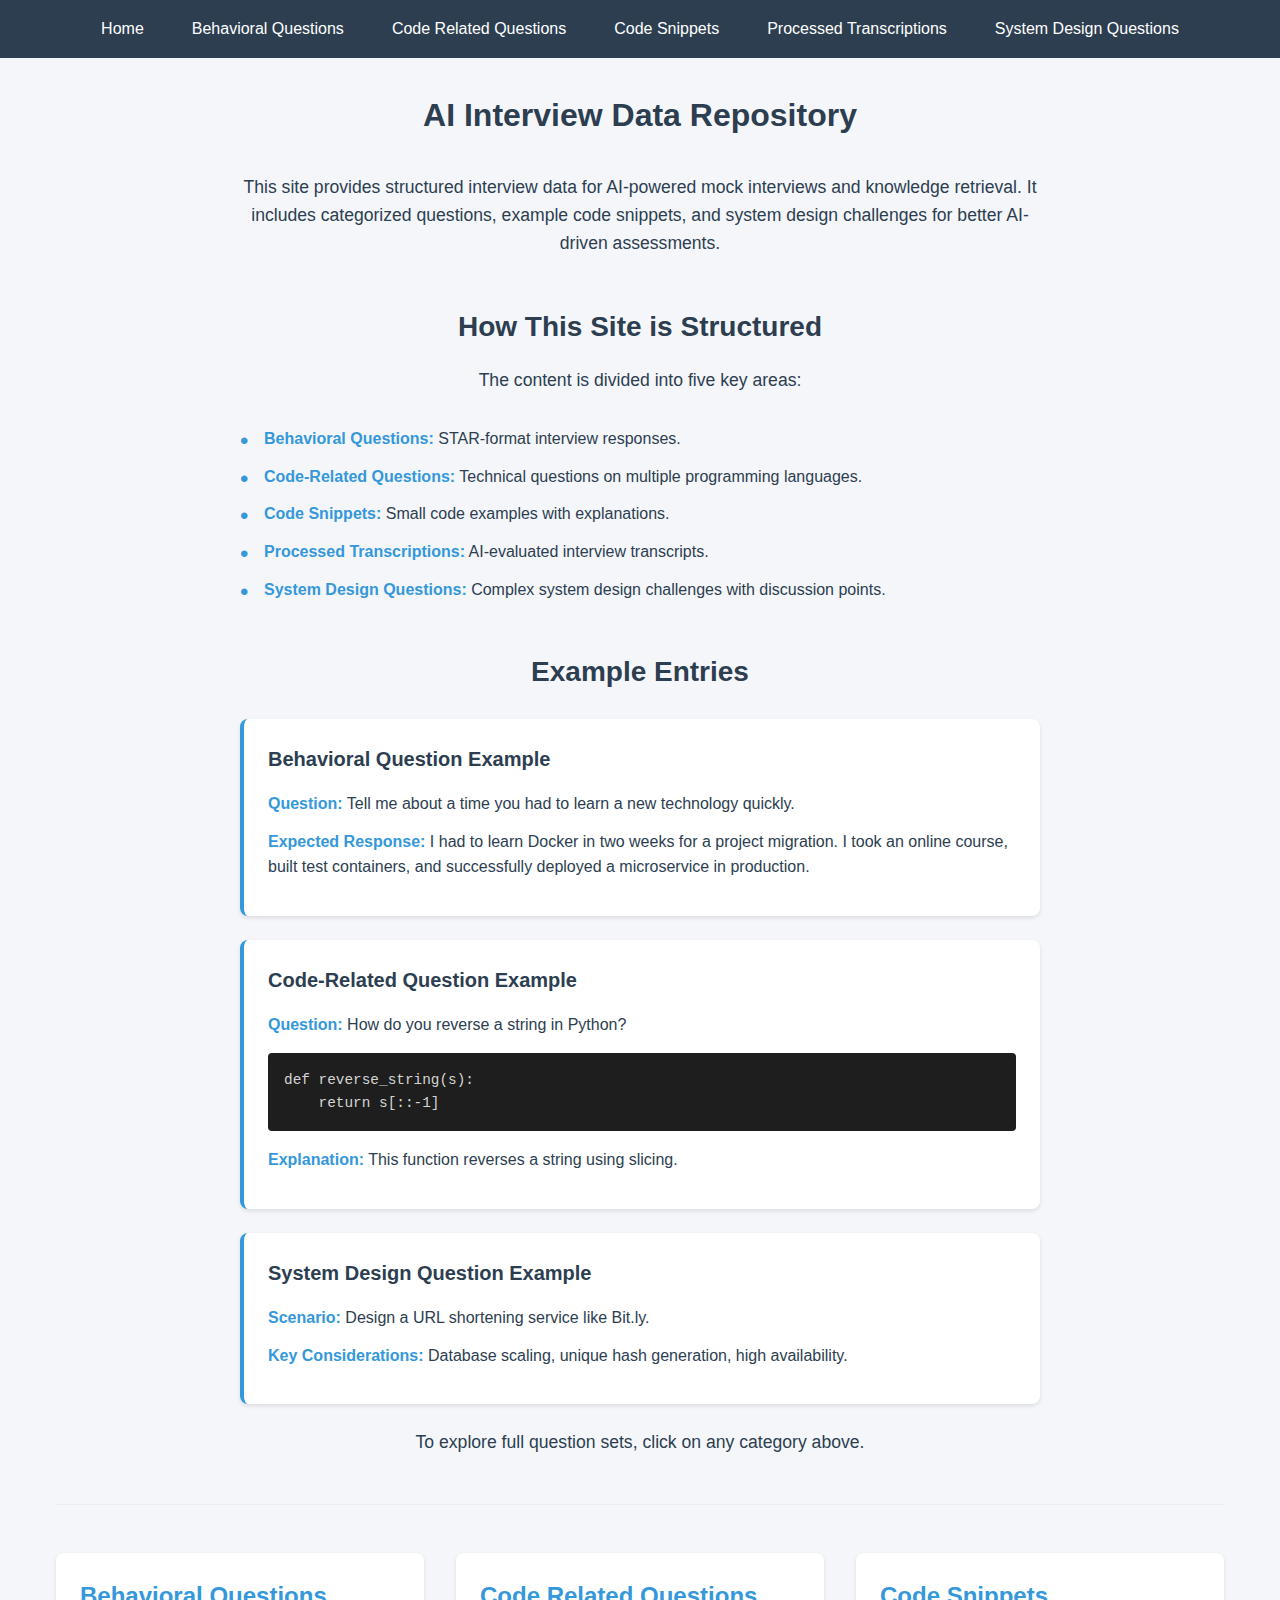
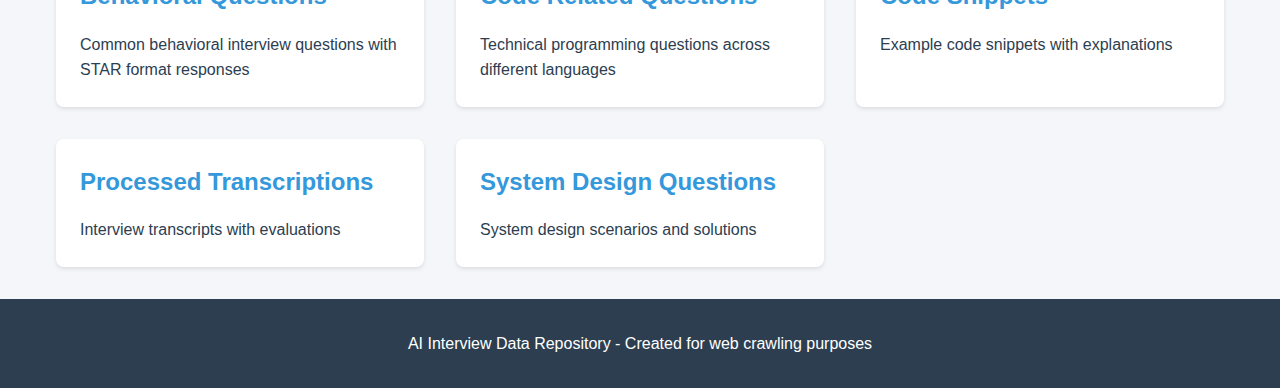
<file: index.html>
<!DOCTYPE html>
<html lang="en">
<head>
    <meta charset="UTF-8">
    <meta name="viewport" content="width=device-width, initial-scale=1.0">
    <title>AI Interview Data</title>
    <link rel="stylesheet" href="styles.css">
</head>
<body>
    <nav>
        <ul>
            <li><a href="index.html">Home</a></li>
            <li><a href="behavioral.html">Behavioral Questions</a></li>
            <li><a href="code-related.html">Code Related Questions</a></li>
            <li><a href="code-snippets.html">Code Snippets</a></li>
            <li><a href="transcriptions.html">Processed Transcriptions</a></li>
            <li><a href="system-design.html">System Design Questions</a></li>
        </ul>
    </nav>

    <main>
        <h1>AI Interview Data Repository</h1>
    <p>This site provides structured interview data for AI-powered mock interviews and knowledge retrieval. It includes categorized questions, example code snippets, and system design challenges for better AI-driven assessments.</p>

    <h2>How This Site is Structured</h2>
    <p>The content is divided into five key areas:</p>

    <ul>
        <li><strong>Behavioral Questions:</strong> STAR-format interview responses.</li>
        <li><strong>Code-Related Questions:</strong> Technical questions on multiple programming languages.</li>
        <li><strong>Code Snippets:</strong> Small code examples with explanations.</li>
        <li><strong>Processed Transcriptions:</strong> AI-evaluated interview transcripts.</li>
        <li><strong>System Design Questions:</strong> Complex system design challenges with discussion points.</li>
    </ul>

    <h2>Example Entries</h2>
    <section class="example">
        <h3>Behavioral Question Example</h3>
        <p><strong>Question:</strong> Tell me about a time you had to learn a new technology quickly.</p>
        <p><strong>Expected Response:</strong> I had to learn Docker in two weeks for a project migration. I took an online course, built test containers, and successfully deployed a microservice in production.</p>
    </section>

    <section class="example">
        <h3>Code-Related Question Example</h3>
        <p><strong>Question:</strong> How do you reverse a string in Python?</p>
        <pre><code>def reverse_string(s):
    return s[::-1]</code></pre>
        <p><strong>Explanation:</strong> This function reverses a string using slicing.</p>
    </section>

    <section class="example">
        <h3>System Design Question Example</h3>
        <p><strong>Scenario:</strong> Design a URL shortening service like Bit.ly.</p>
        <p><strong>Key Considerations:</strong> Database scaling, unique hash generation, high availability.</p>
    </section>

    <p>To explore full question sets, click on any category above.</p>
        <div class="card-container">
            <a href="behavioral.html" class="card">
                <h2>Behavioral Questions</h2>
                <p>Common behavioral interview questions with STAR format responses</p>
            </a>
            
            <a href="code-related.html" class="card">
                <h2>Code Related Questions</h2>
                <p>Technical programming questions across different languages</p>
            </a>
            
            <a href="code-snippets.html" class="card">
                <h2>Code Snippets</h2>
                <p>Example code snippets with explanations</p>
            </a>
            
            <a href="transcriptions.html" class="card">
                <h2>Processed Transcriptions</h2>
                <p>Interview transcripts with evaluations</p>
            </a>
            
            <a href="system-design.html" class="card">
                <h2>System Design Questions</h2>
                <p>System design scenarios and solutions</p>
            </a>
        </div>
    </main>

    <footer>
        <p>AI Interview Data Repository - Created for web crawling purposes</p>
    </footer>
</body>
</html>
</file>
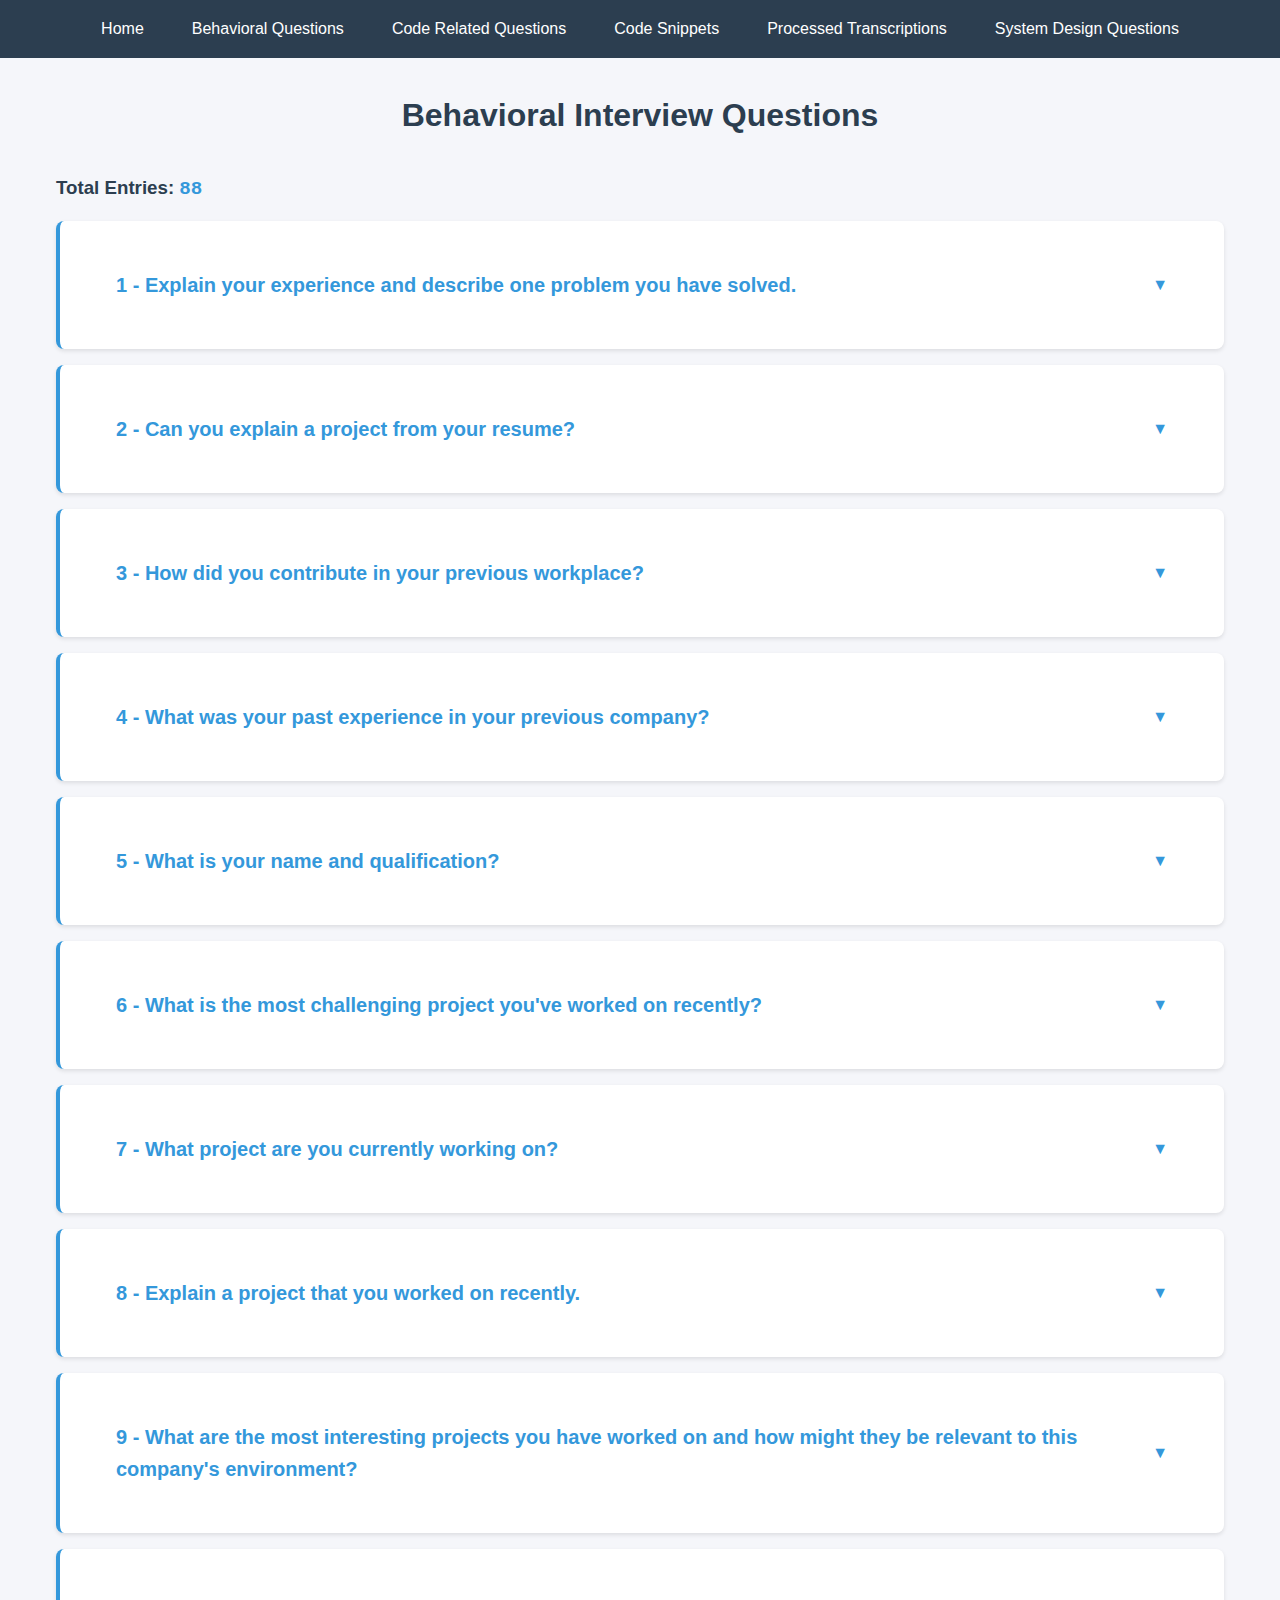
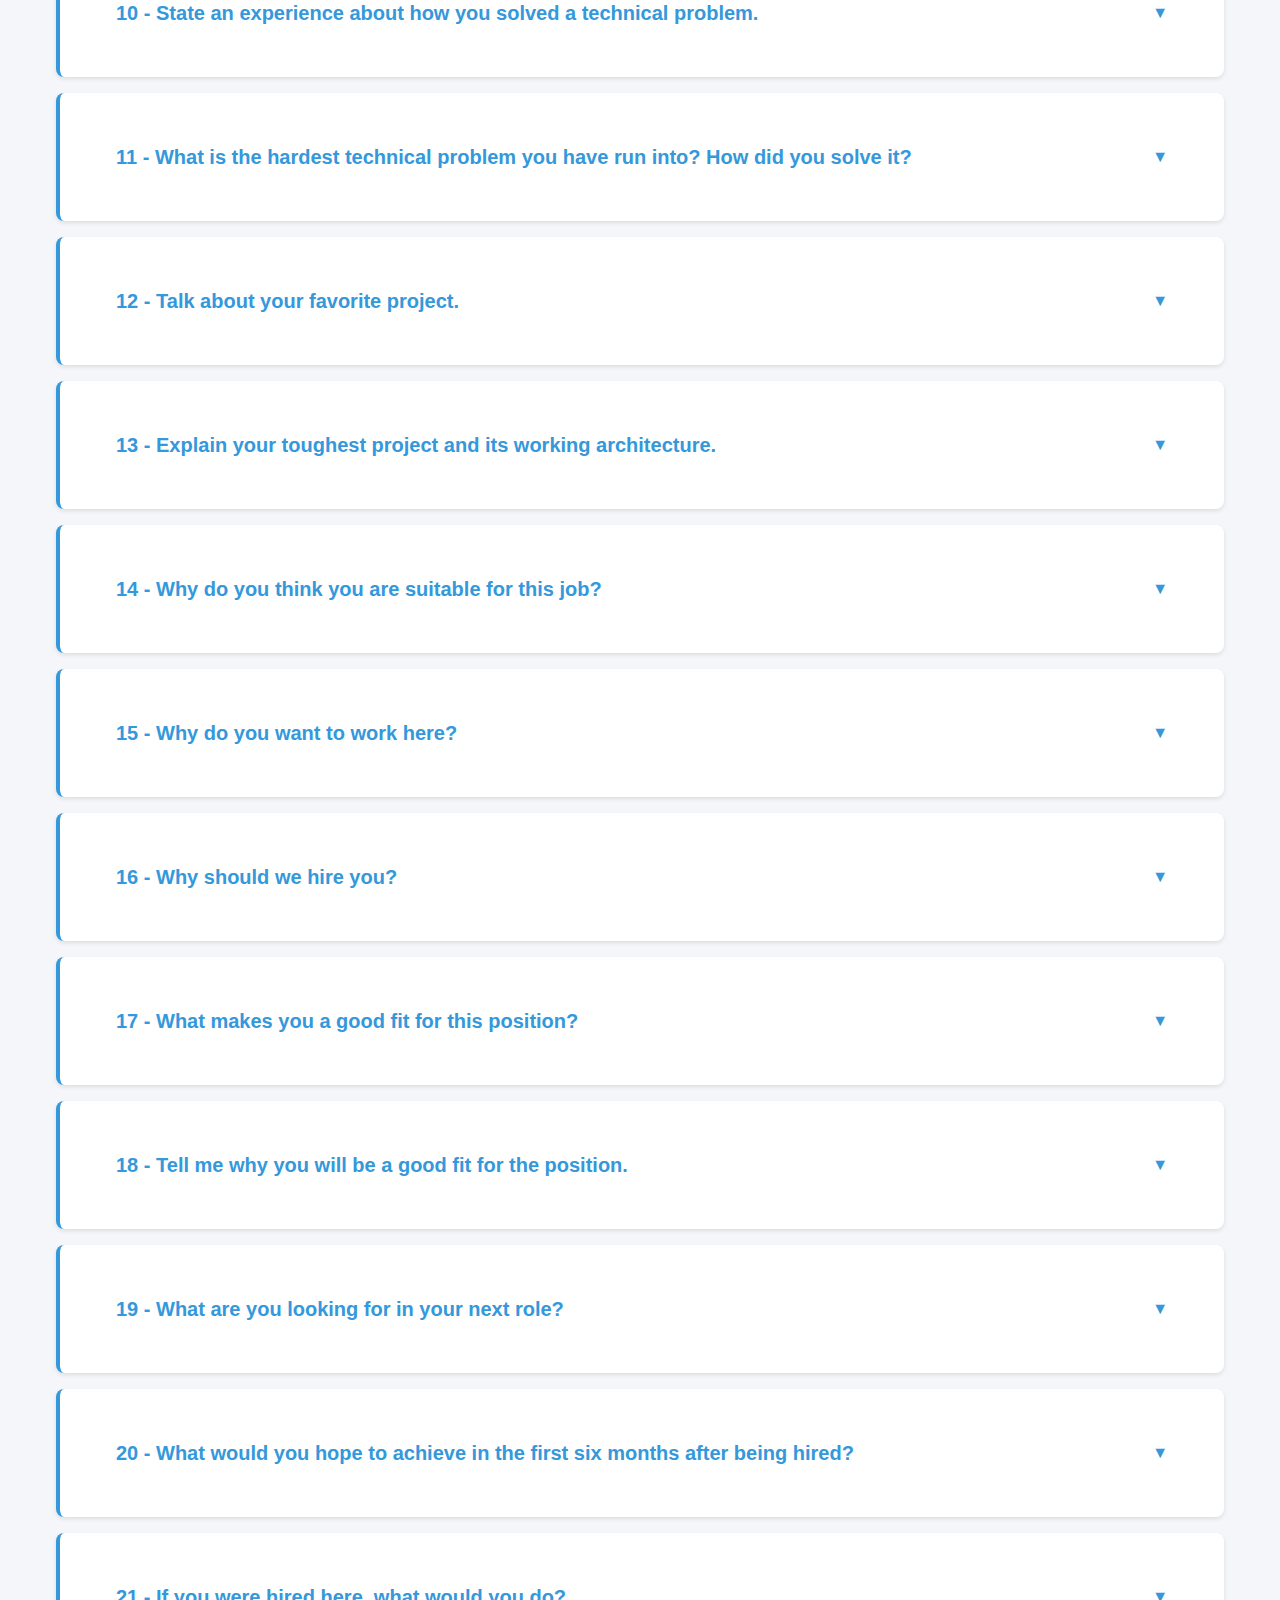
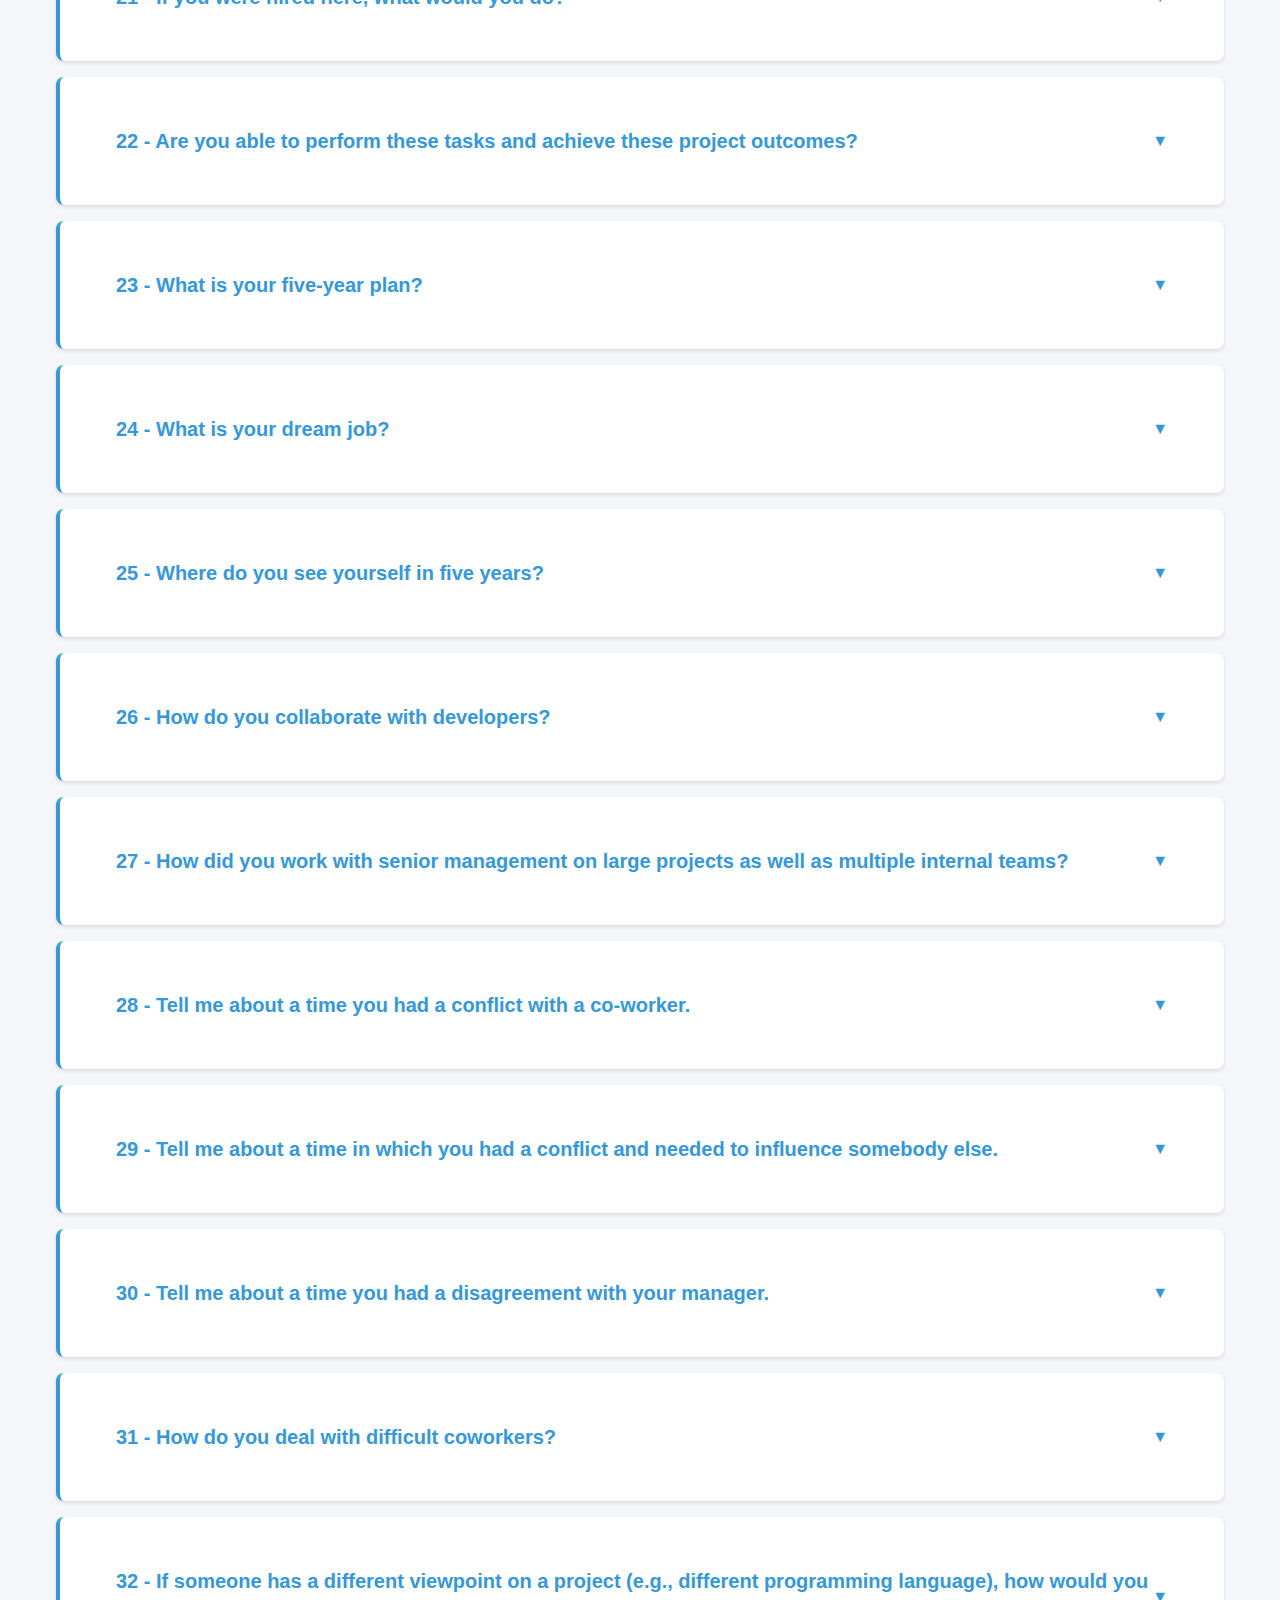
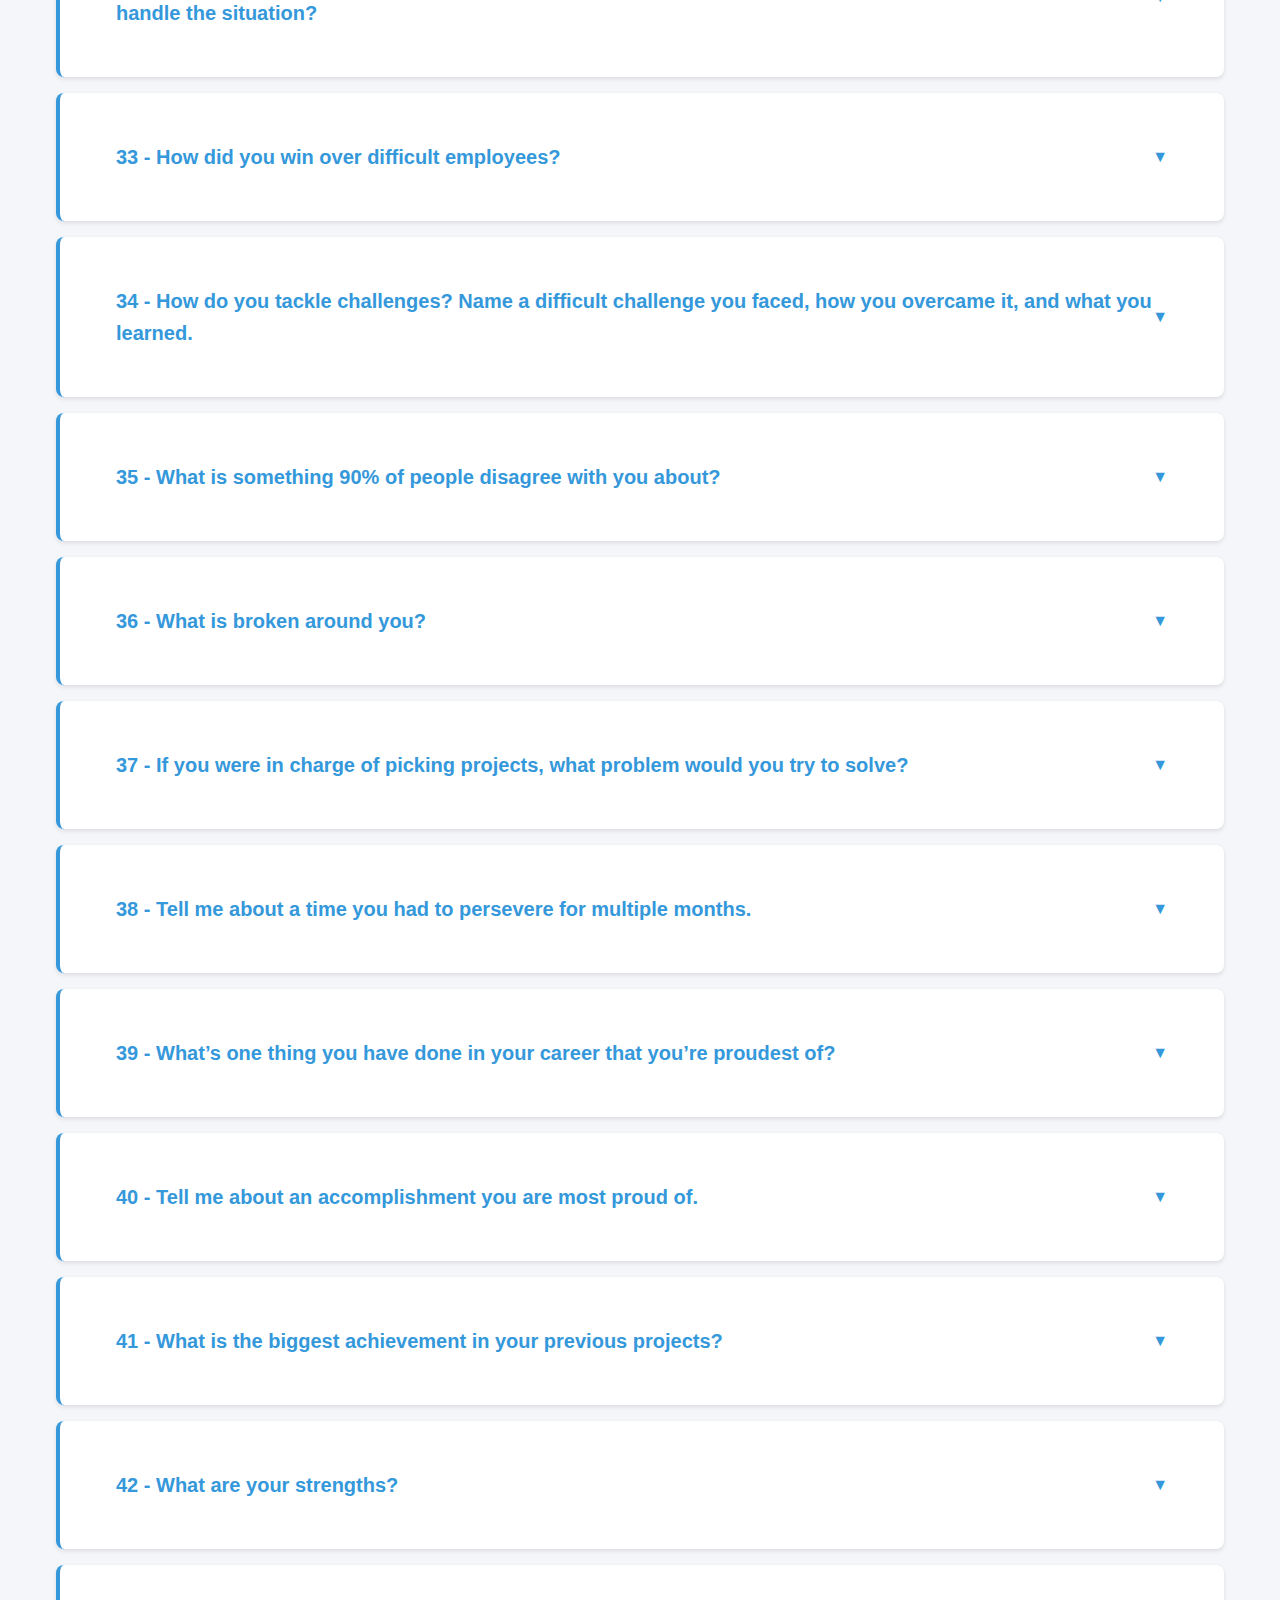
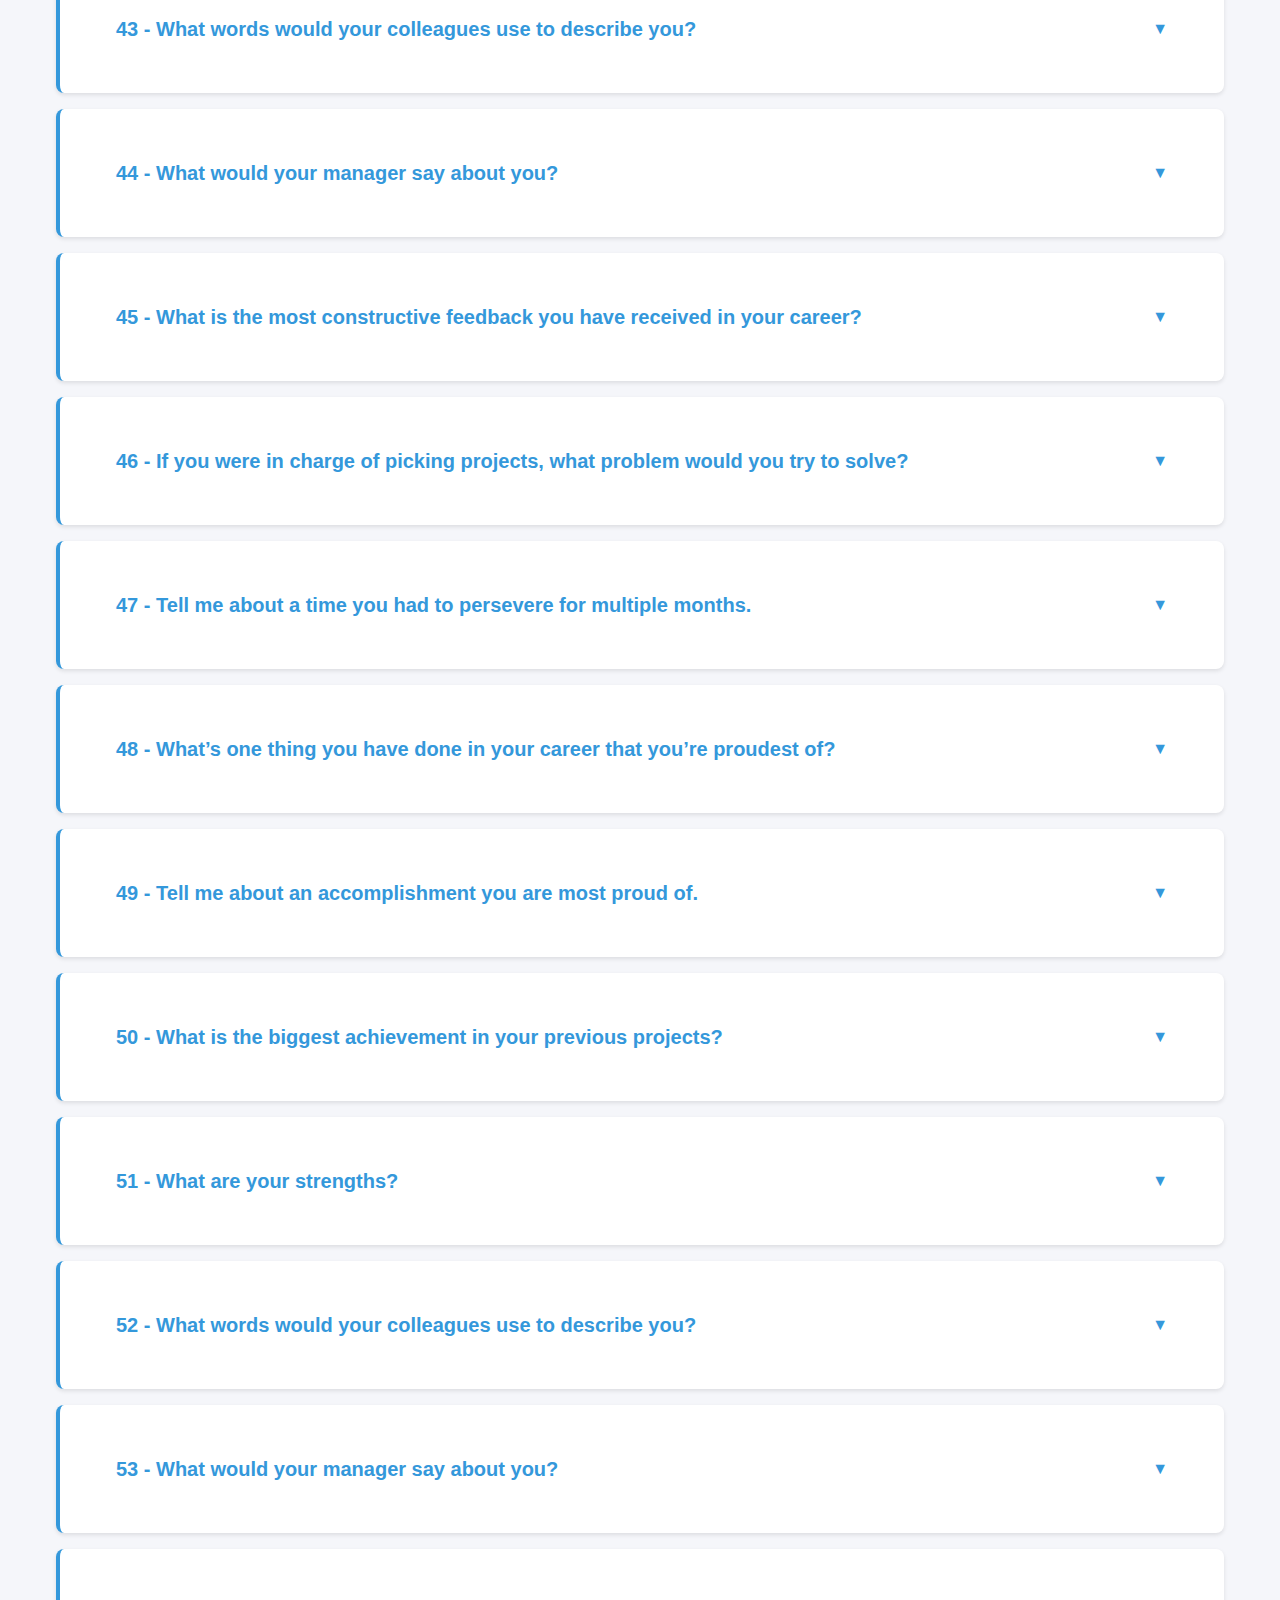
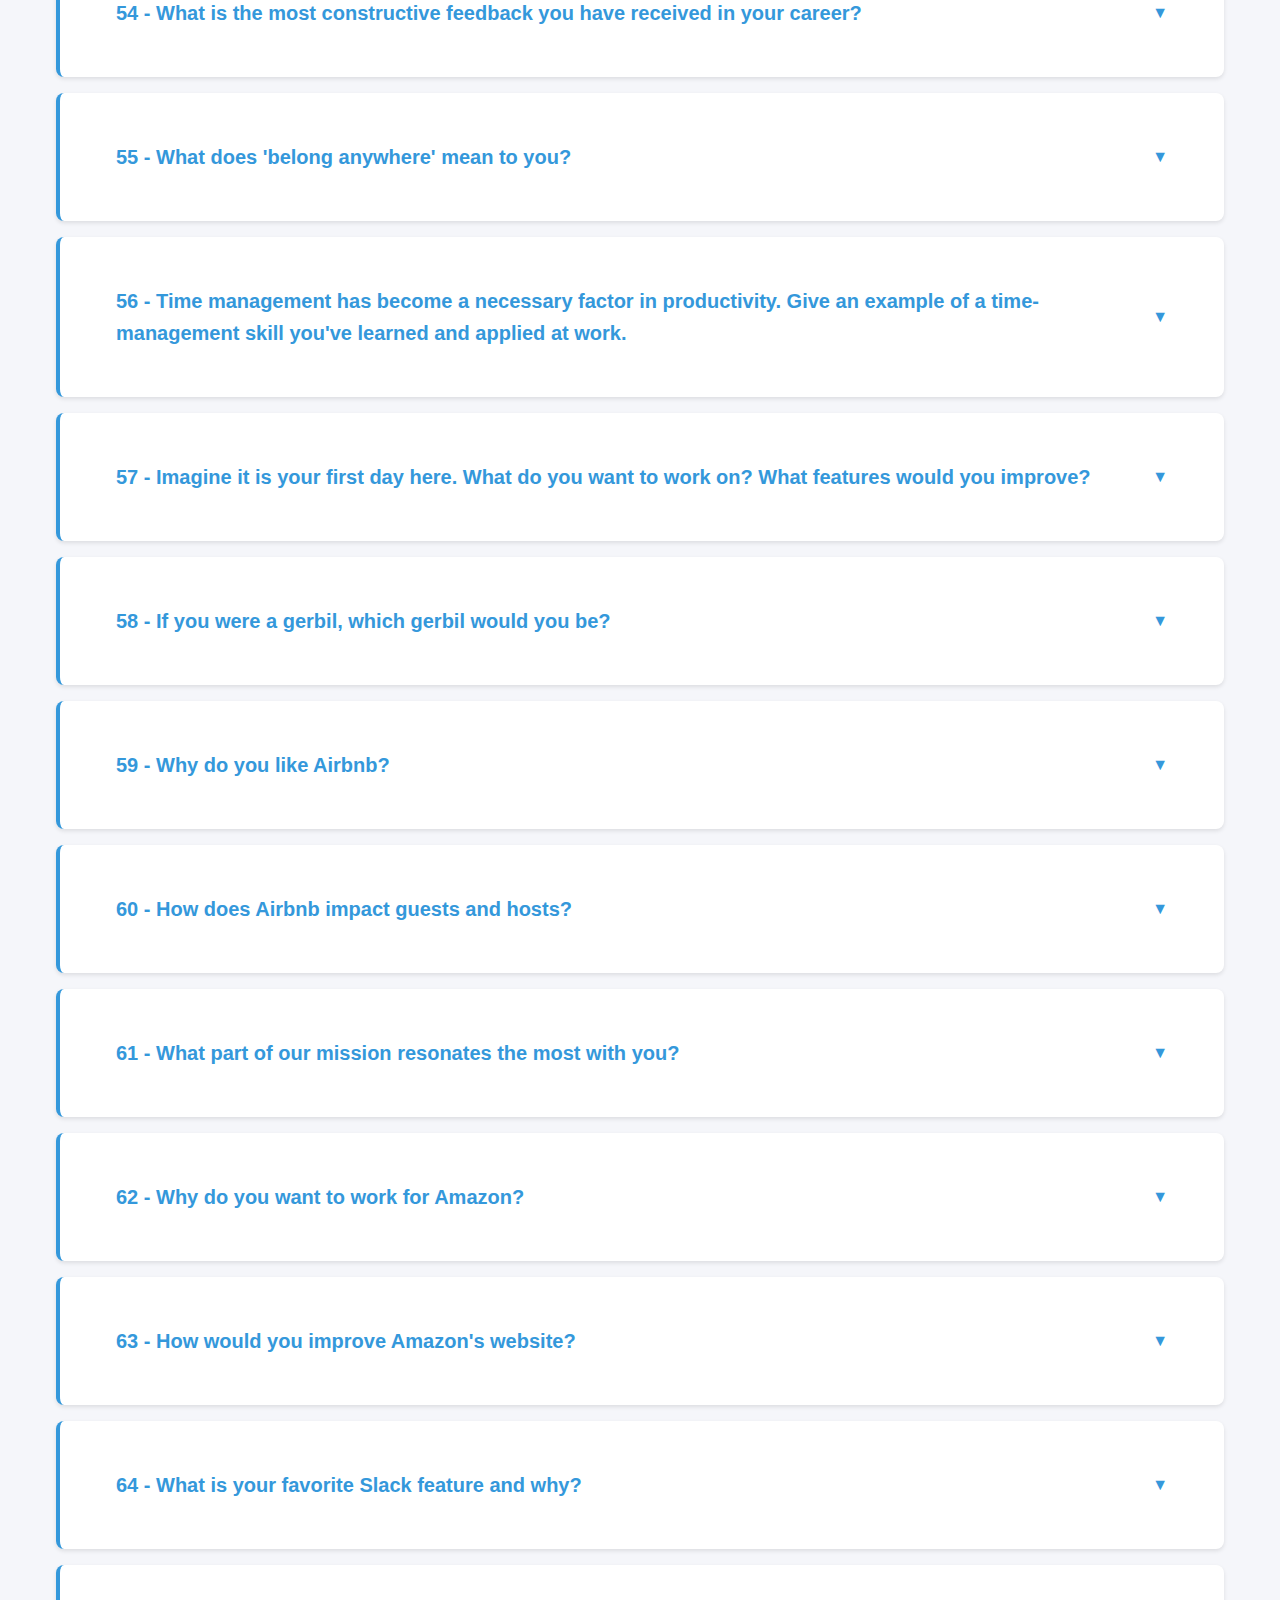
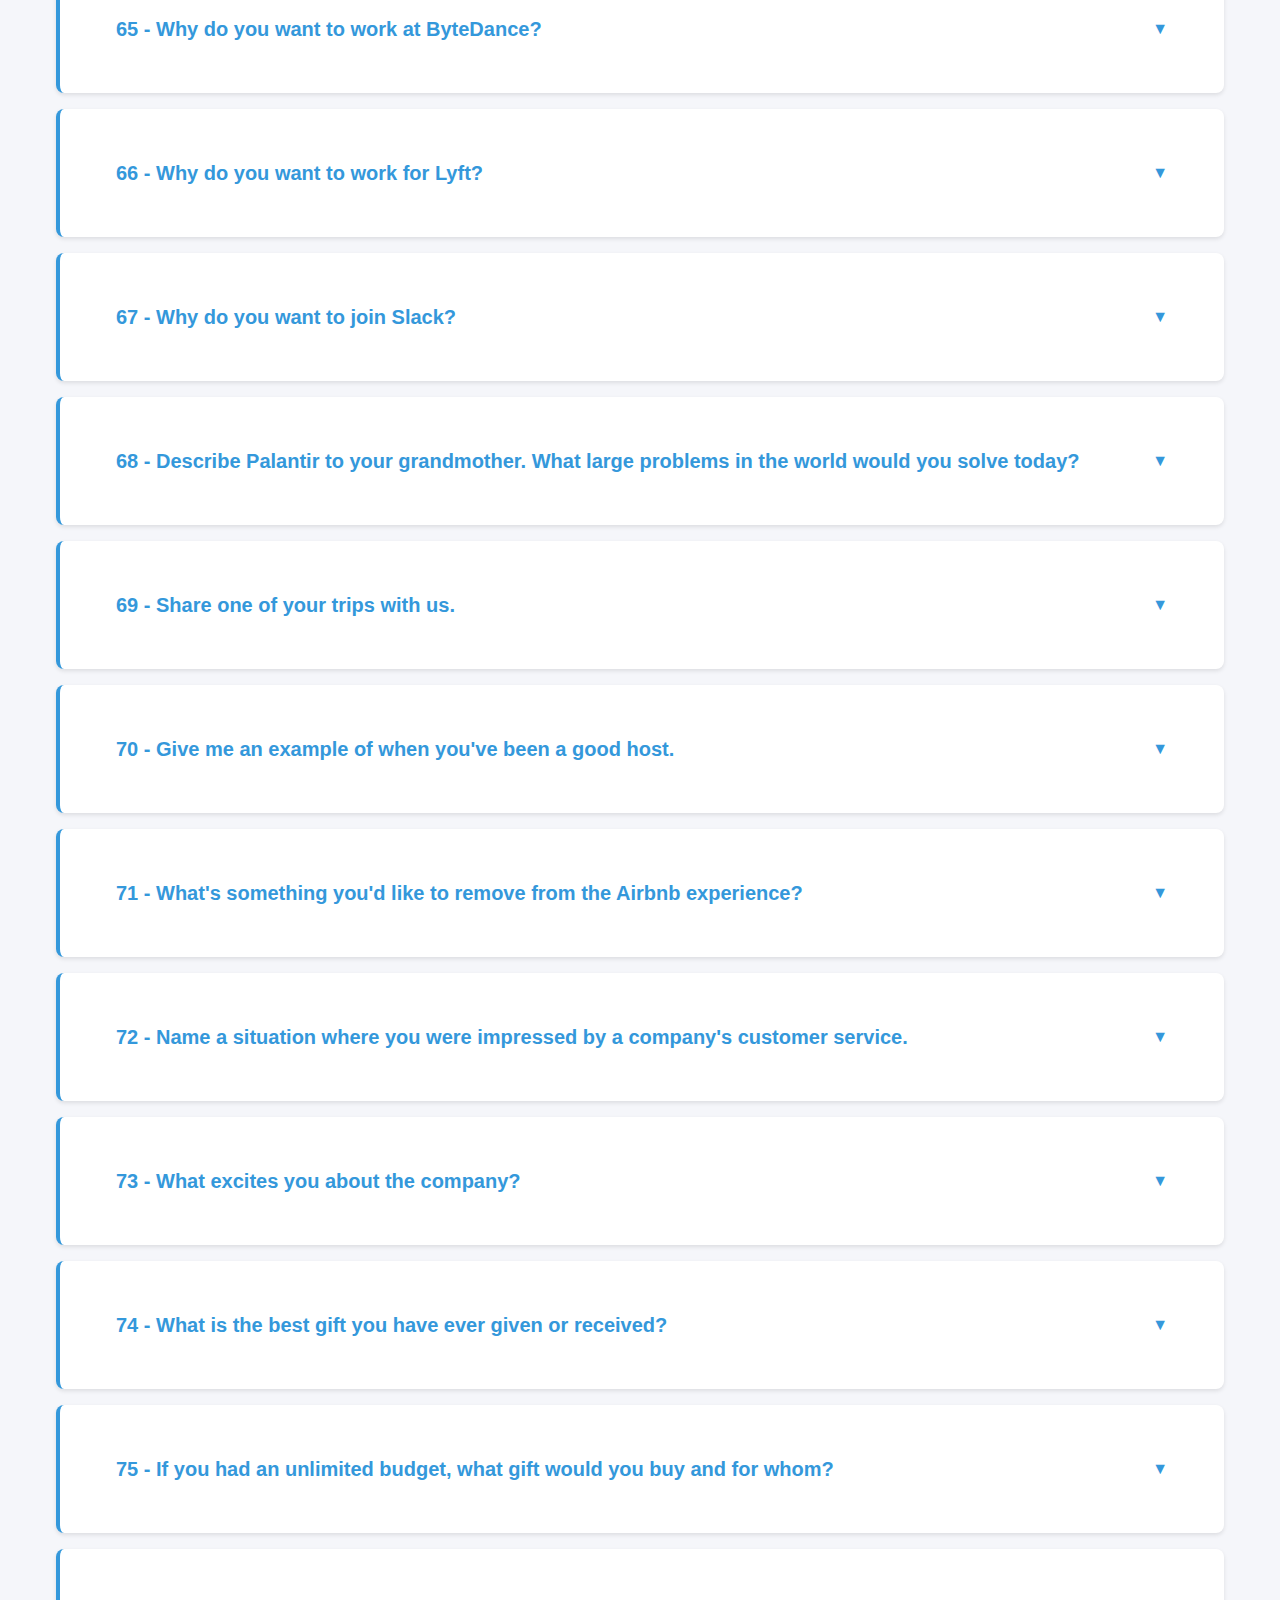
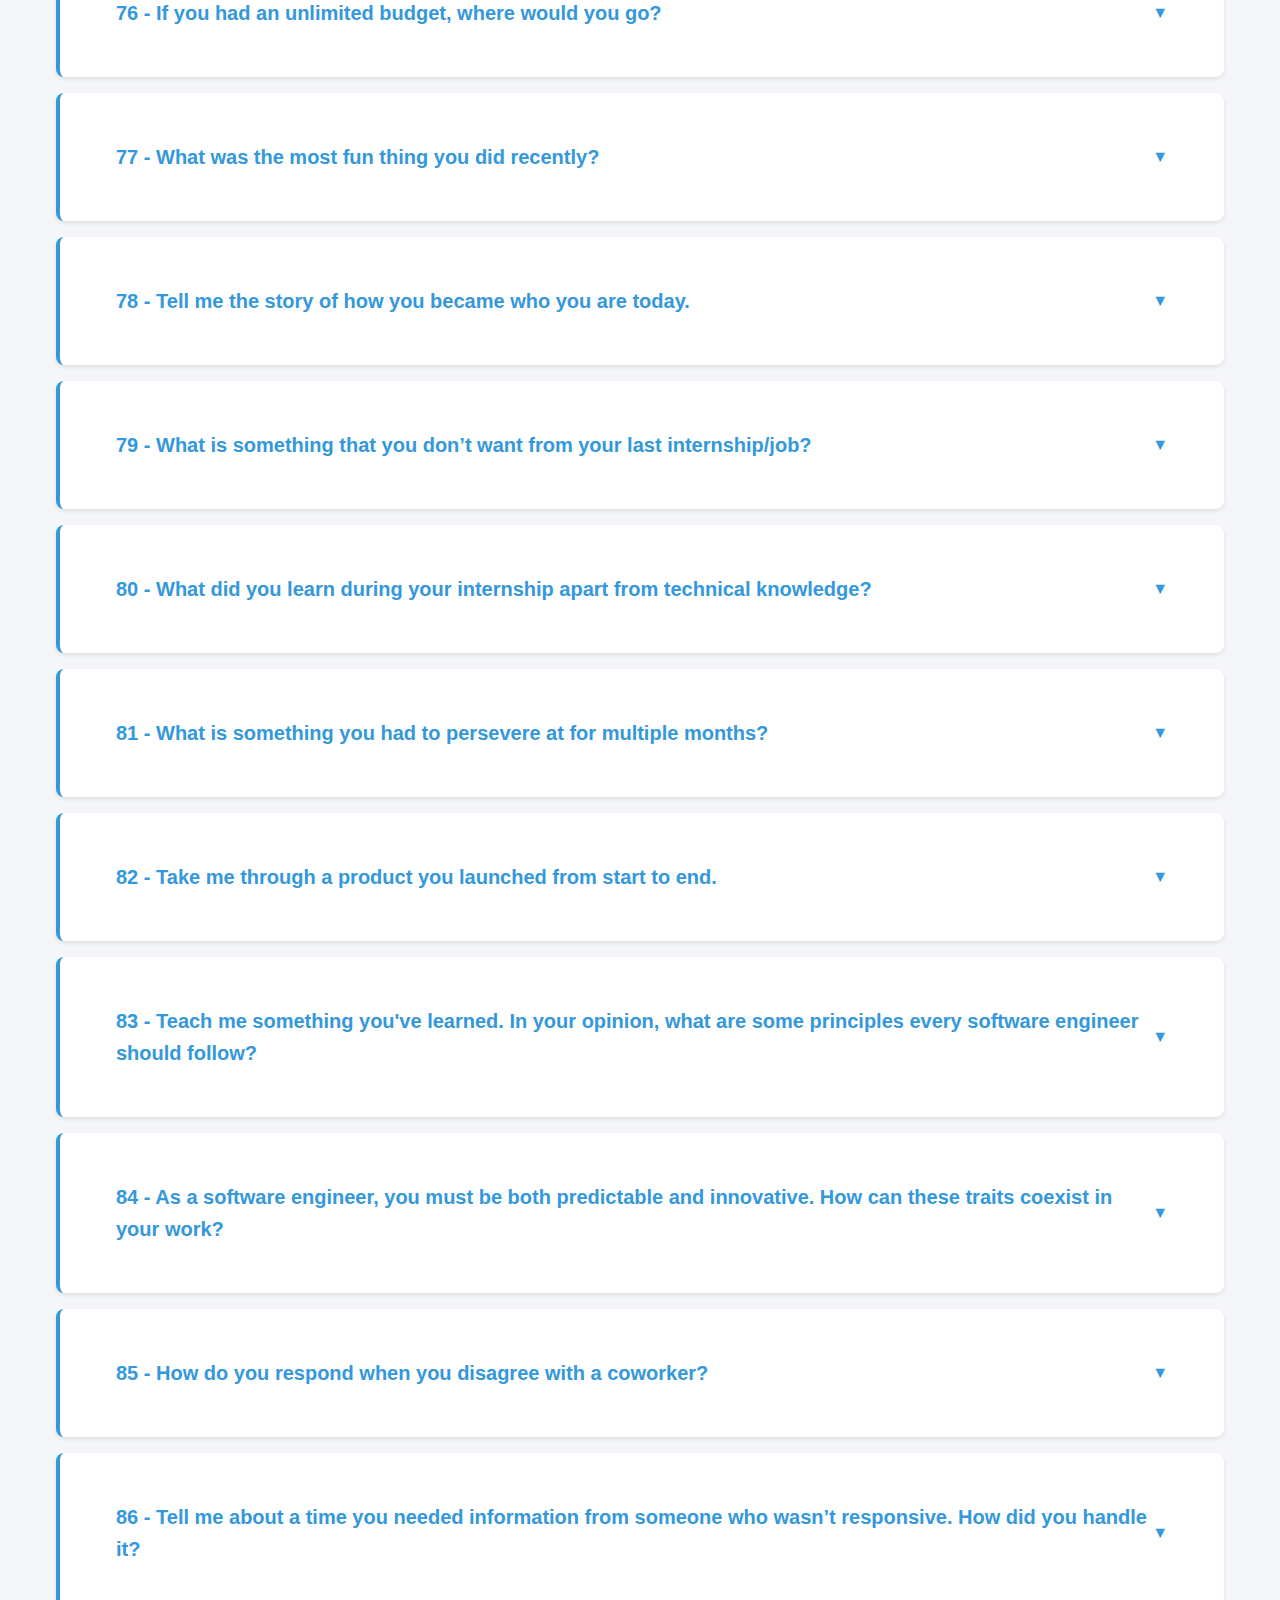
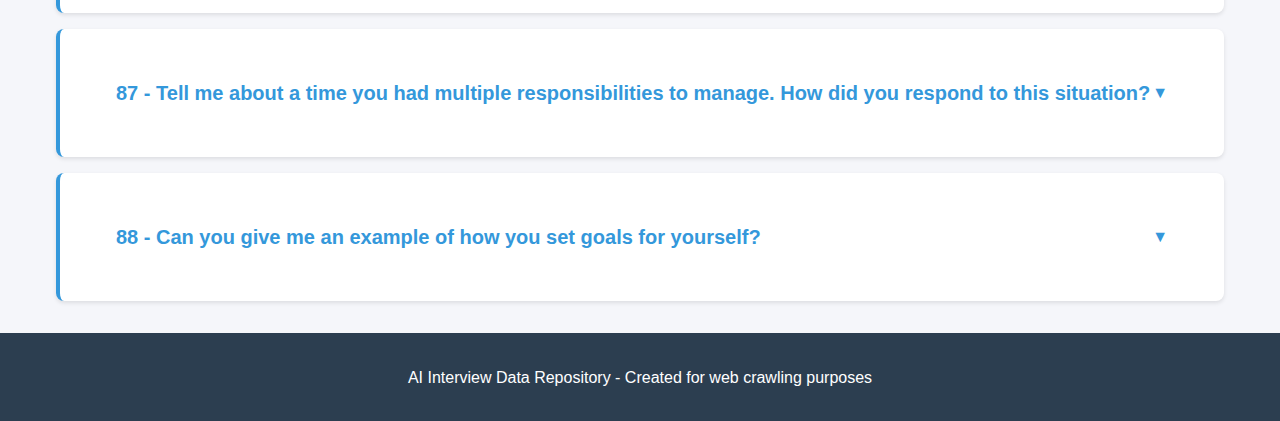
<file: behavioral.html>
<!DOCTYPE html>
<html lang="en">
<head>
    <meta charset="UTF-8">
    <meta name="viewport" content="width=device-width, initial-scale=1.0">
    <title>Behavioral Questions - AI Interview Data</title>
    <link rel="stylesheet" href="styles.css">
</head>
<body>
    <nav>
        <ul>
            <li><a href="index.html">Home</a></li>
            <li><a href="behavioral.html">Behavioral Questions</a></li>
            <li><a href="code-related.html">Code Related Questions</a></li>
            <li><a href="code-snippets.html">Code Snippets</a></li>
            <li><a href="transcriptions.html">Processed Transcriptions</a></li>
            <li><a href="system-design.html">System Design Questions</a></li>
        </ul>
    </nav>

    <main>
        <h1>Behavioral Interview Questions</h1>
        <div class="total-entries"><h3>Total Entries: <span id="total-count">0</span></h3></div>
        <div id="questions-container">
            <!-- Questions will be loaded here via JavaScript -->
        </div>
    </main>

    <footer>
        <p>AI Interview Data Repository - Created for web crawling purposes</p>
    </footer>

    <script src="behavioral.js"></script>
</body>
</html>
</file>
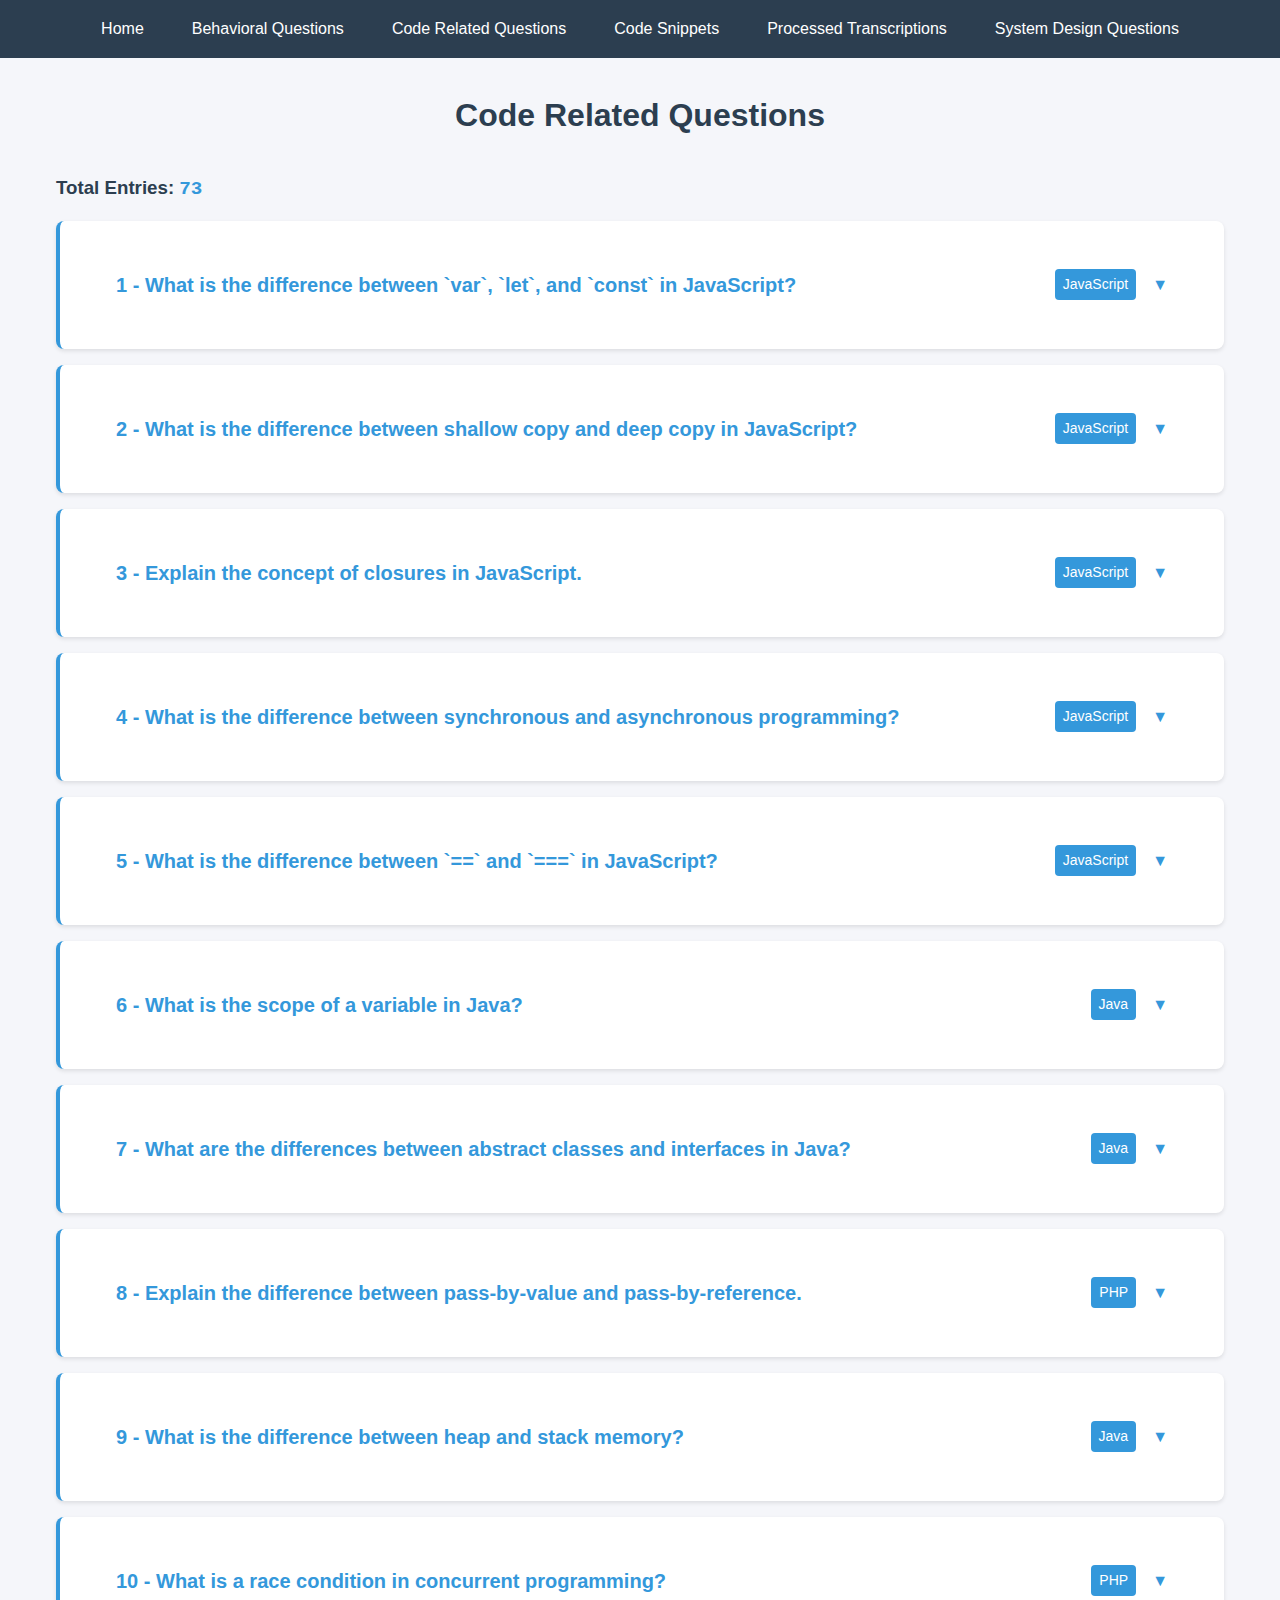
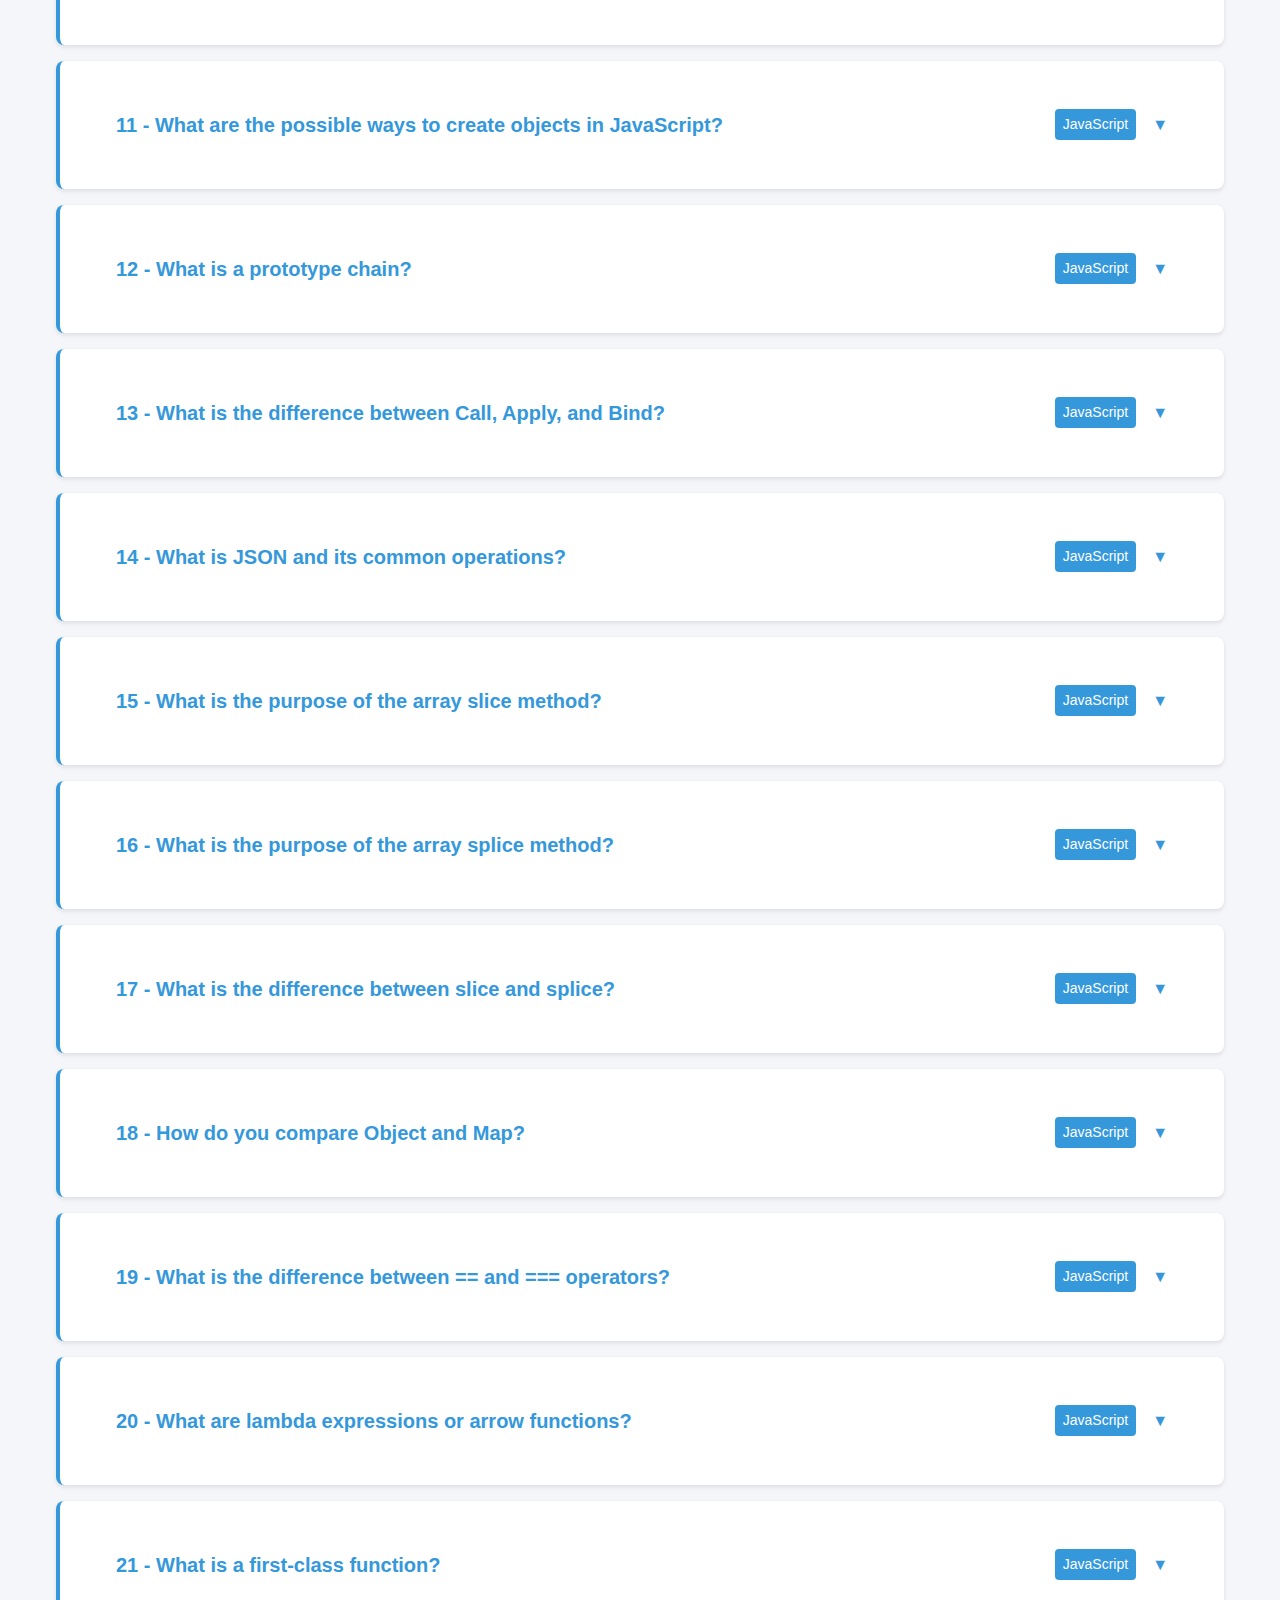
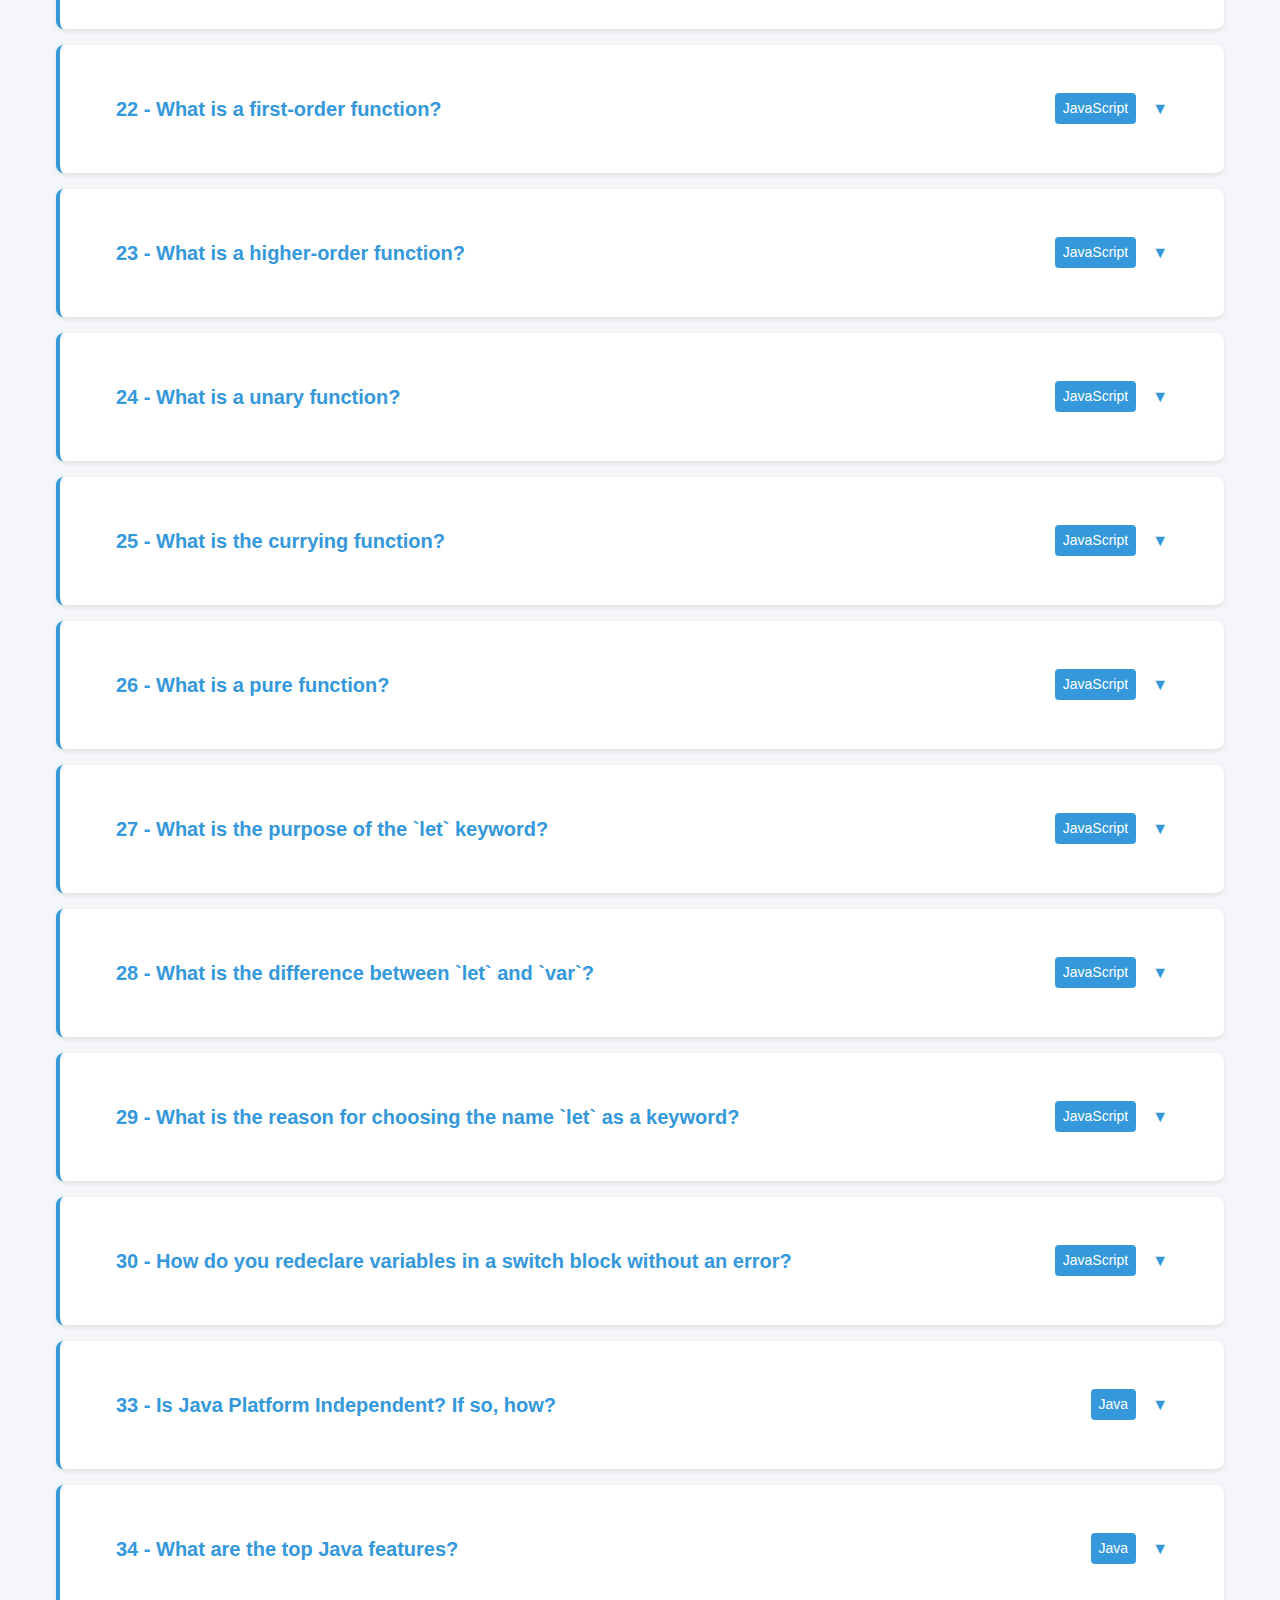
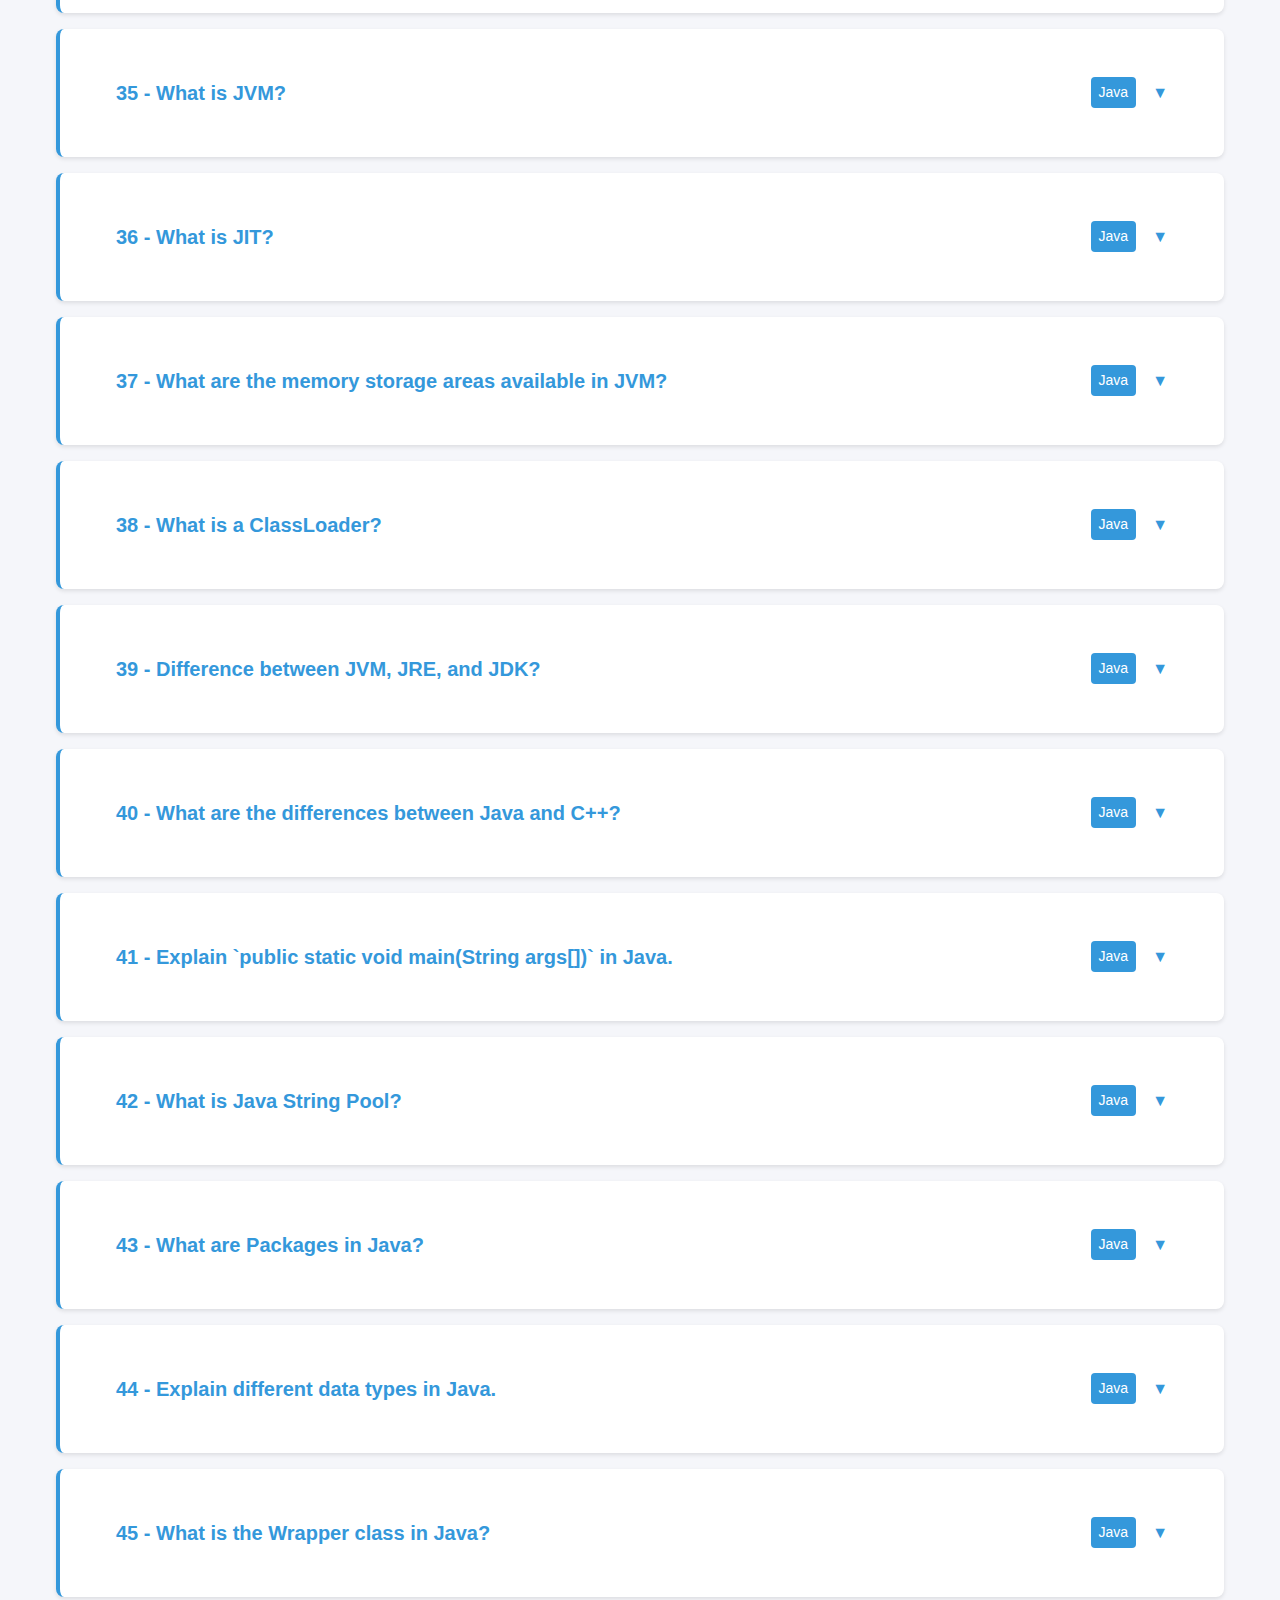
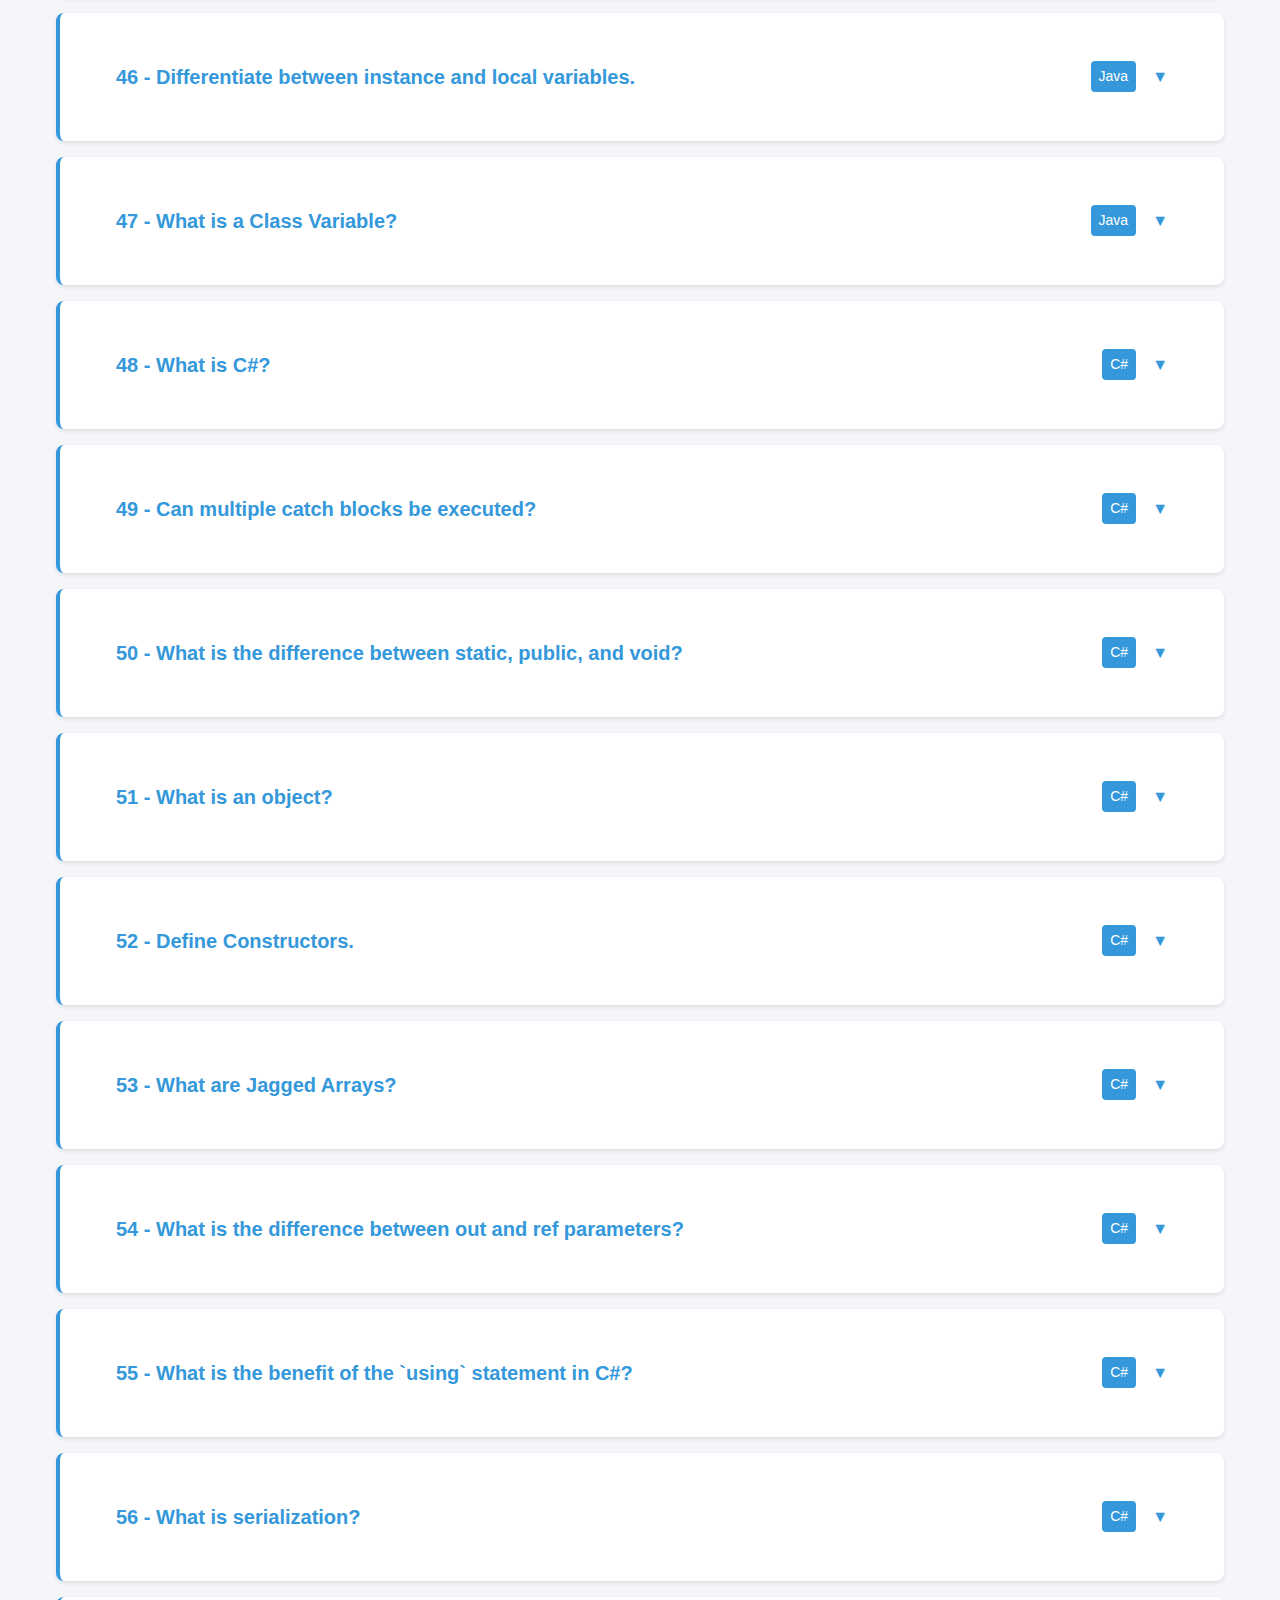
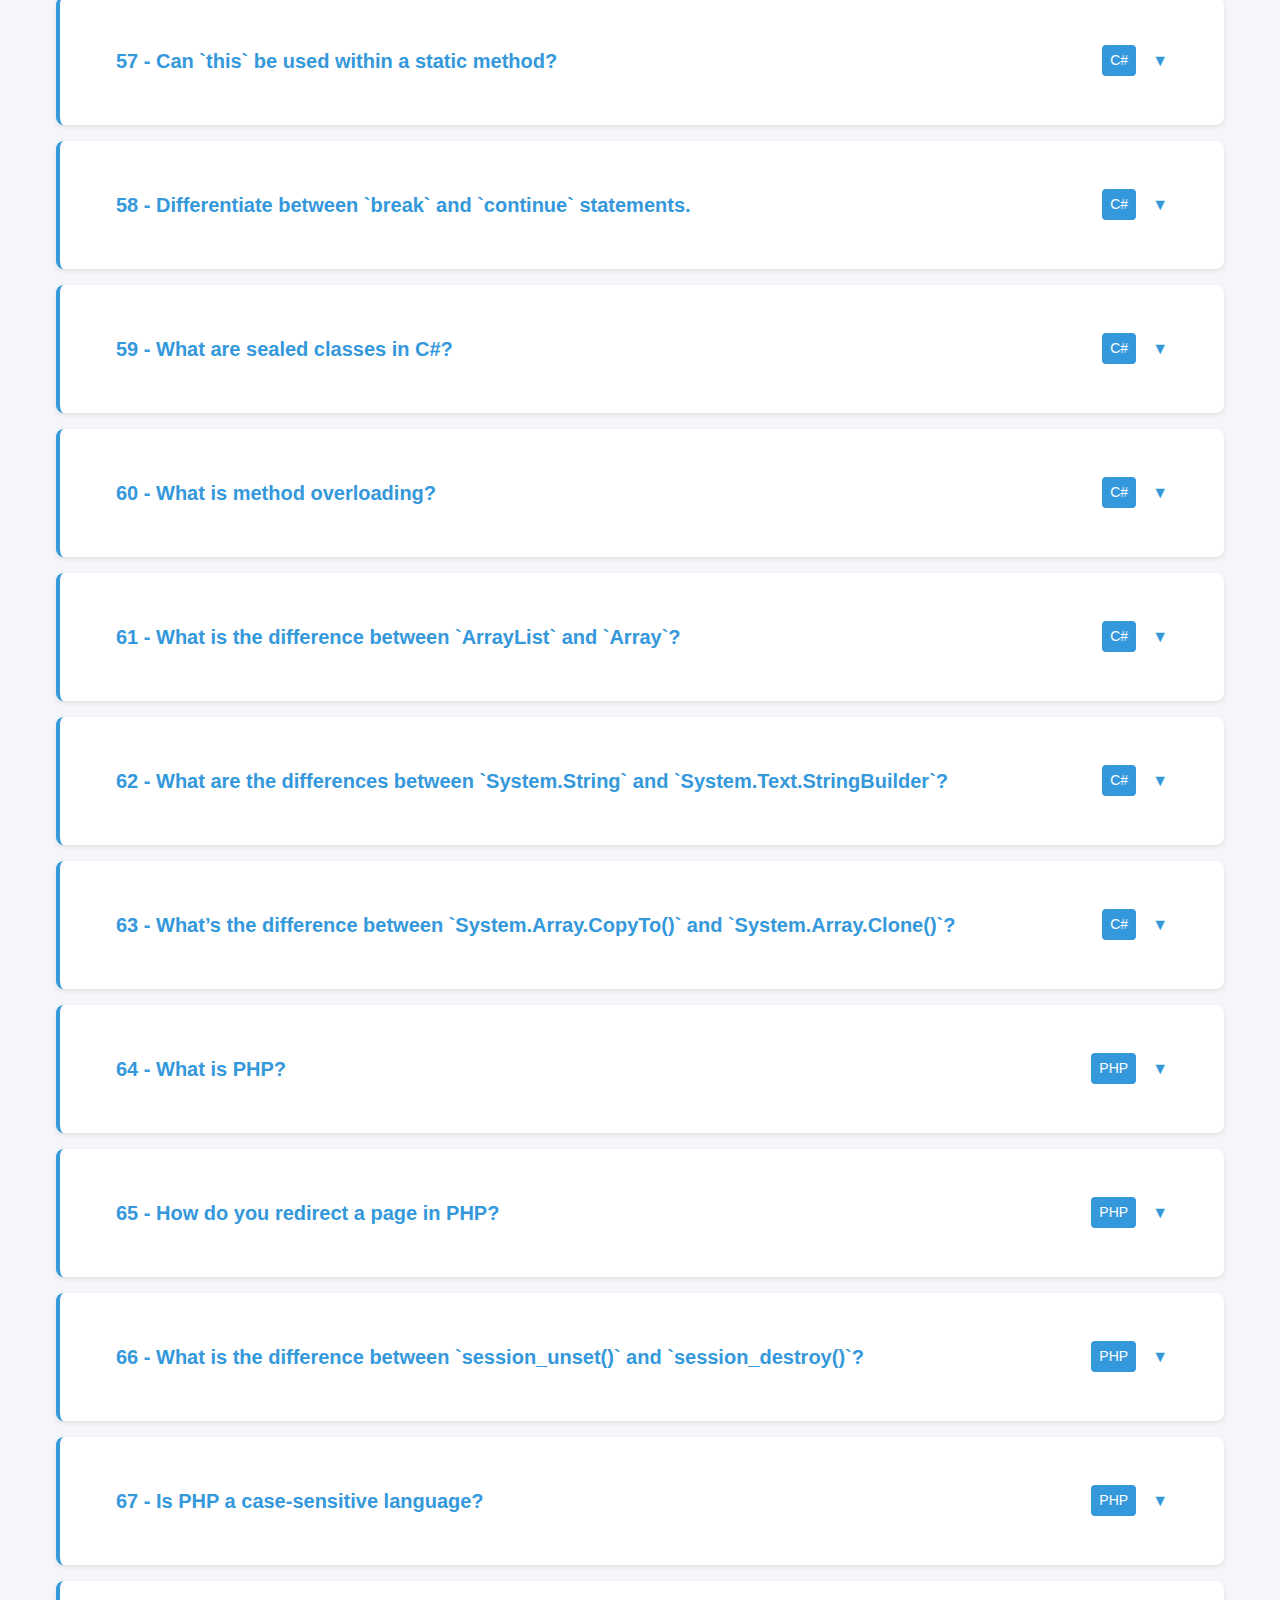
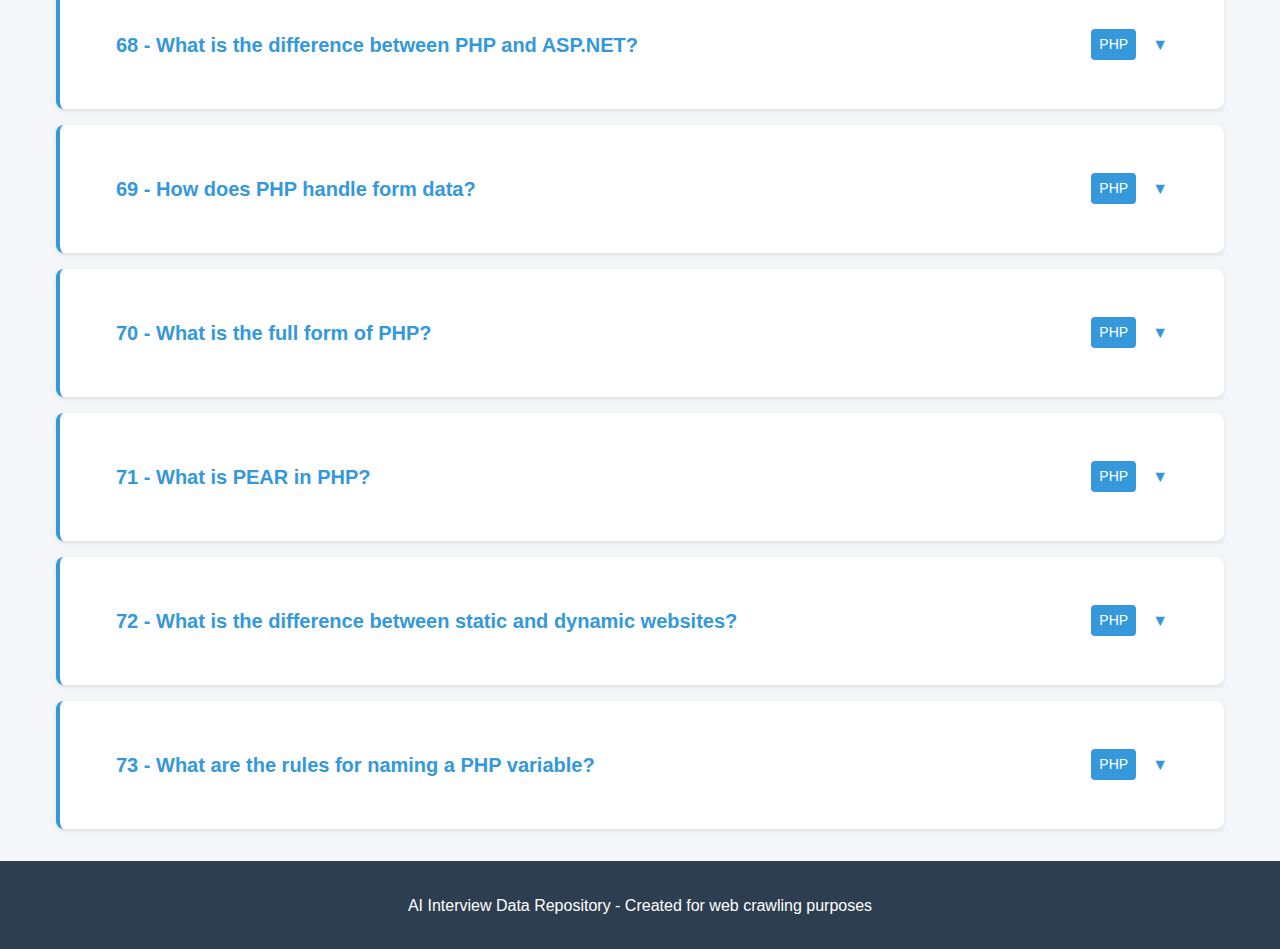
<file: code-related.html>
<!DOCTYPE html>
<html lang="en">
<head>
    <meta charset="UTF-8">
    <meta name="viewport" content="width=device-width, initial-scale=1.0">
    <title>Code Related Questions - AI Interview Data</title>
    <link rel="stylesheet" href="styles.css">
</head>
<body>
    <nav>
        <ul>
            <li><a href="index.html">Home</a></li>
            <li><a href="behavioral.html">Behavioral Questions</a></li>
            <li><a href="code-related.html">Code Related Questions</a></li>
            <li><a href="code-snippets.html">Code Snippets</a></li>
            <li><a href="transcriptions.html">Processed Transcriptions</a></li>
            <li><a href="system-design.html">System Design Questions</a></li>
        </ul>
    </nav>

    <main>
        <h1>Code Related Questions</h1>
        <div class="total-entries"><h3>Total Entries: <span id="total-count">0</span></h3></div>
        <div id="questions-container">
            <!-- Questions will be loaded here via JavaScript -->
        </div>
    </main>

    <footer>
        <p>AI Interview Data Repository - Created for web crawling purposes</p>
    </footer>

    <script src="code-related.js"></script>
</body>
</html>
</file>
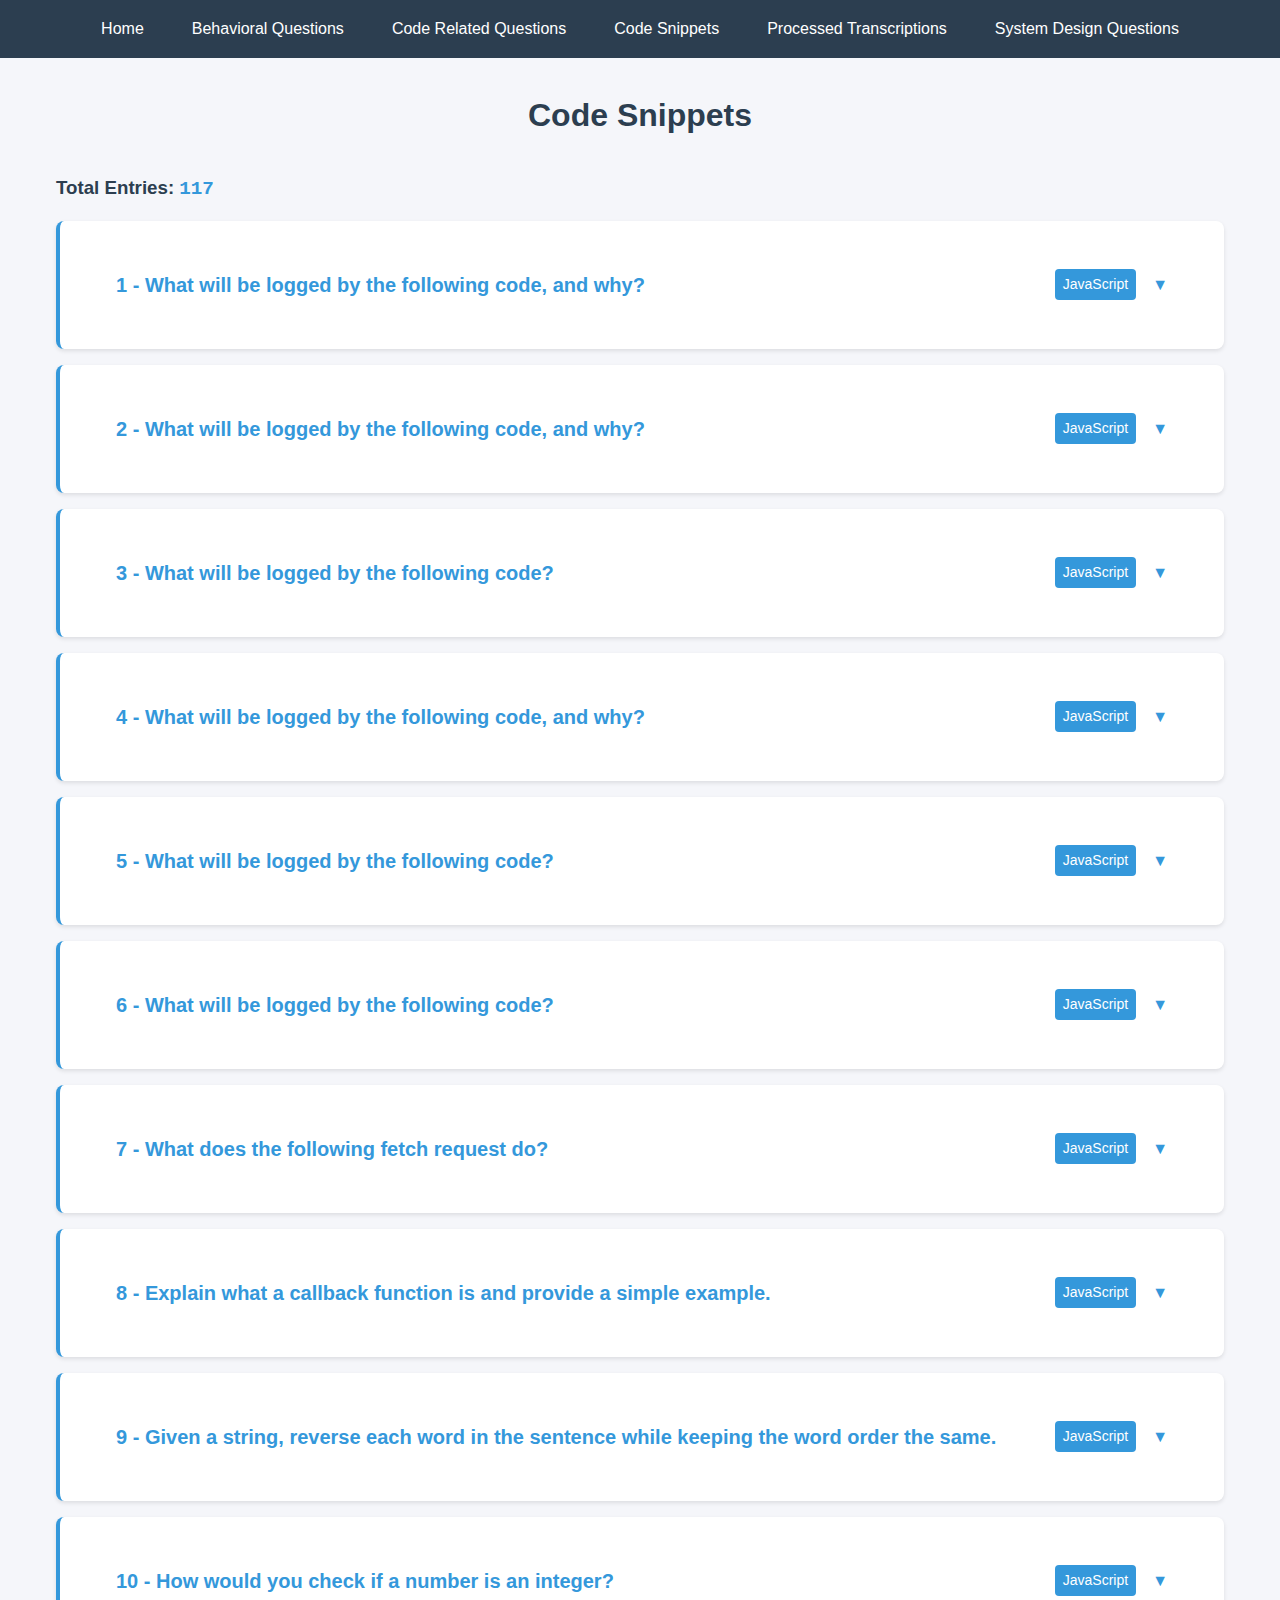
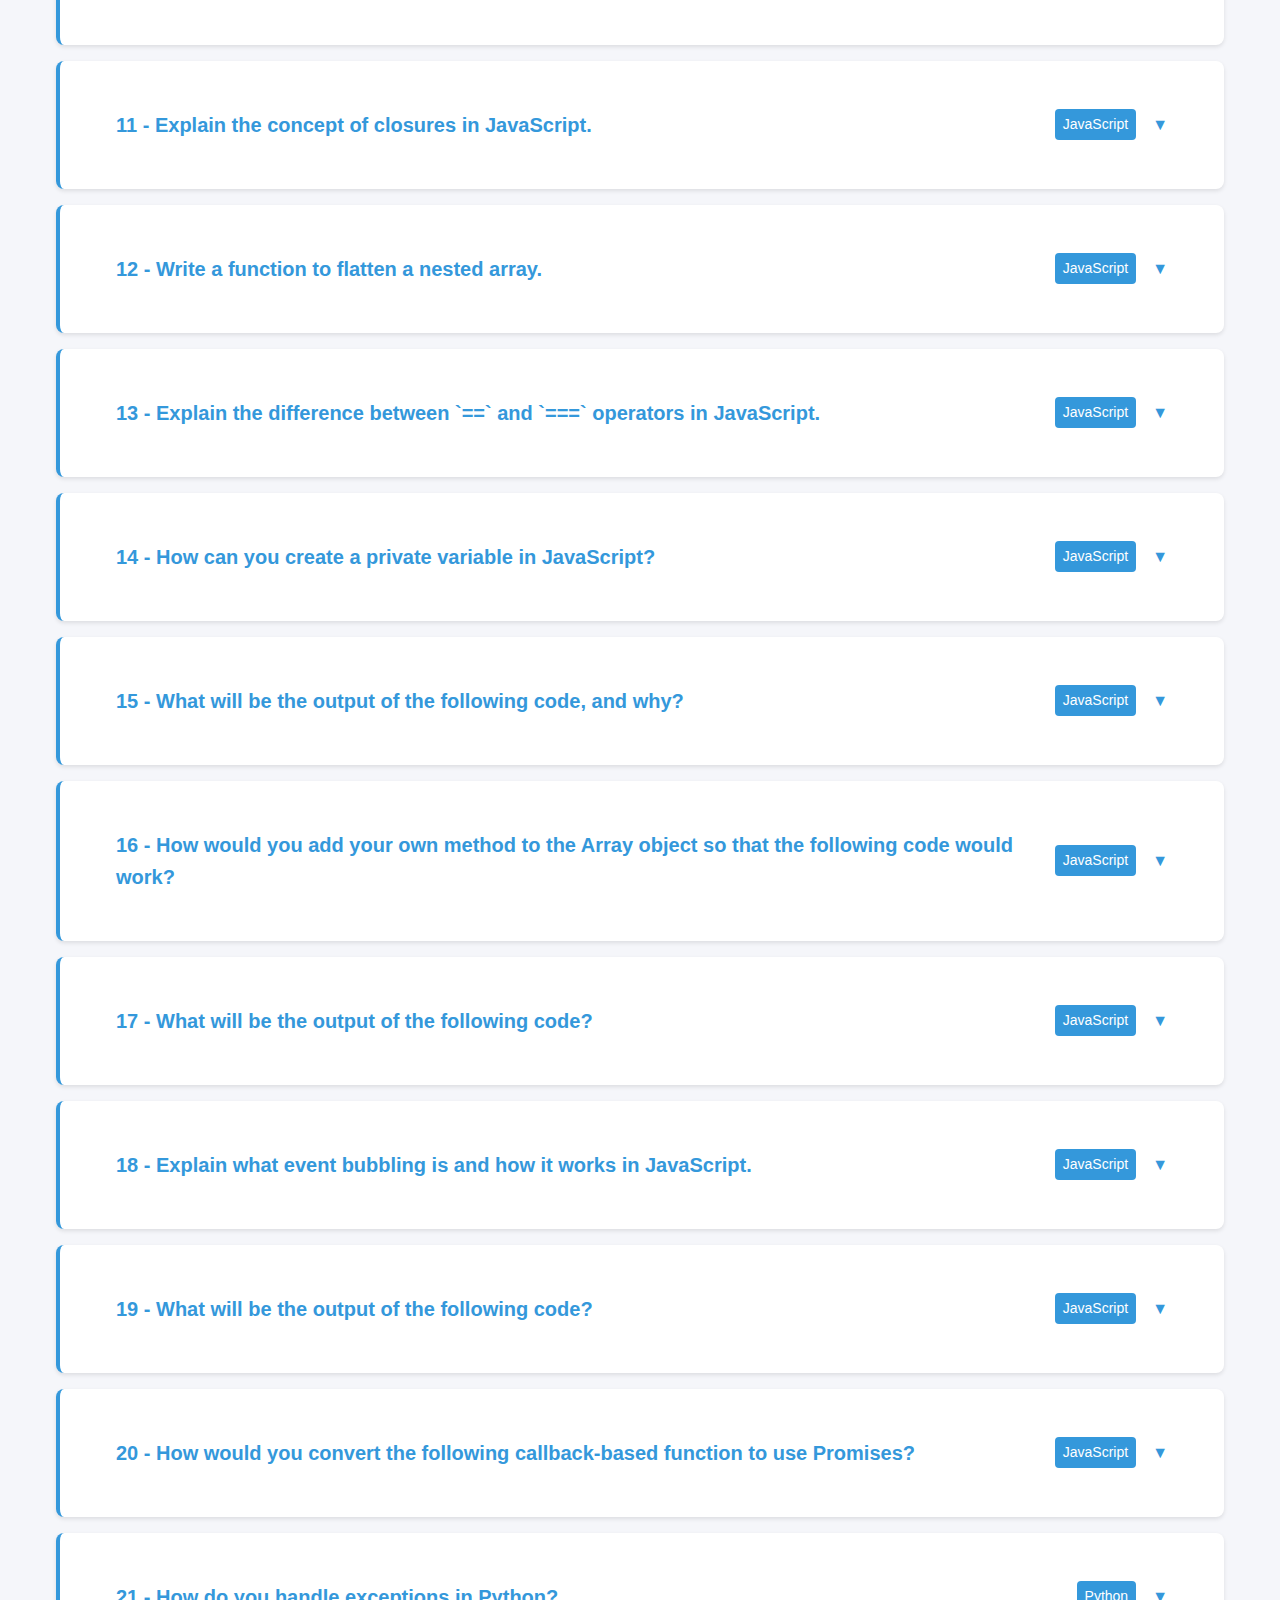
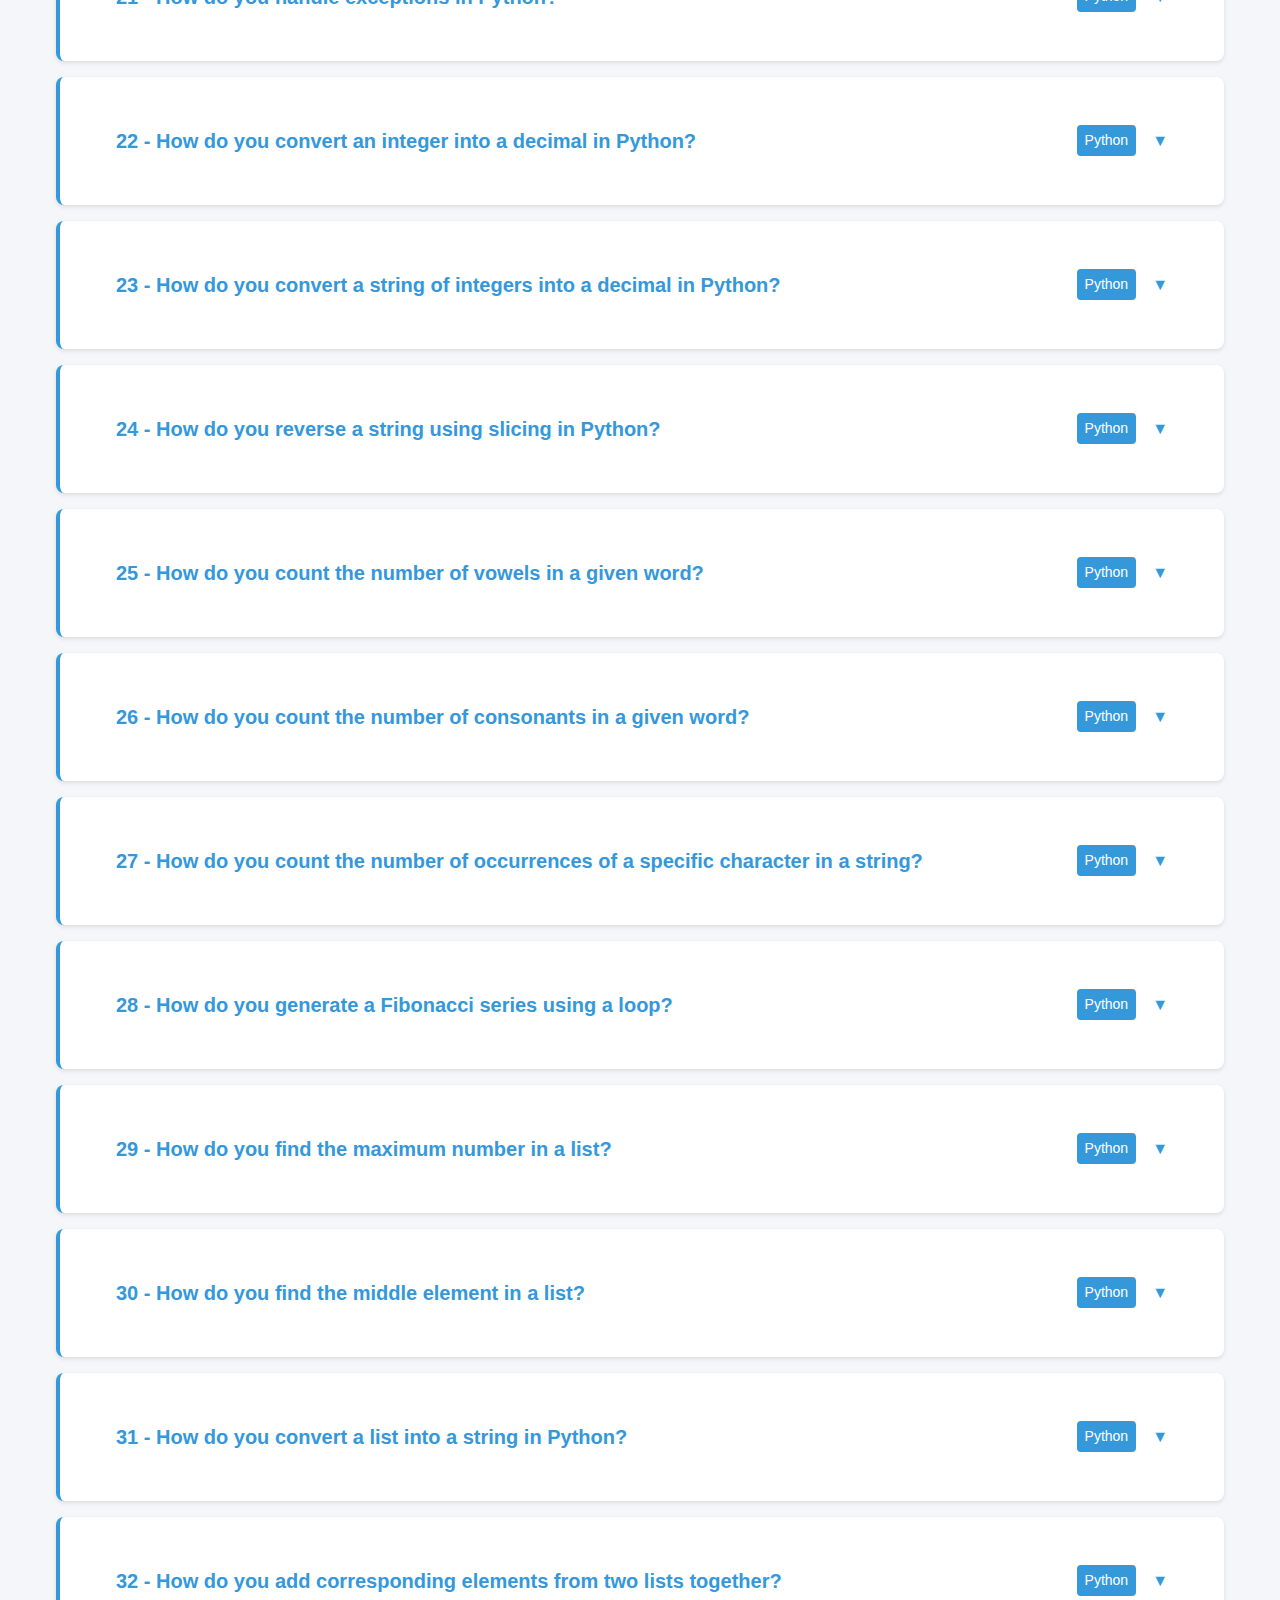
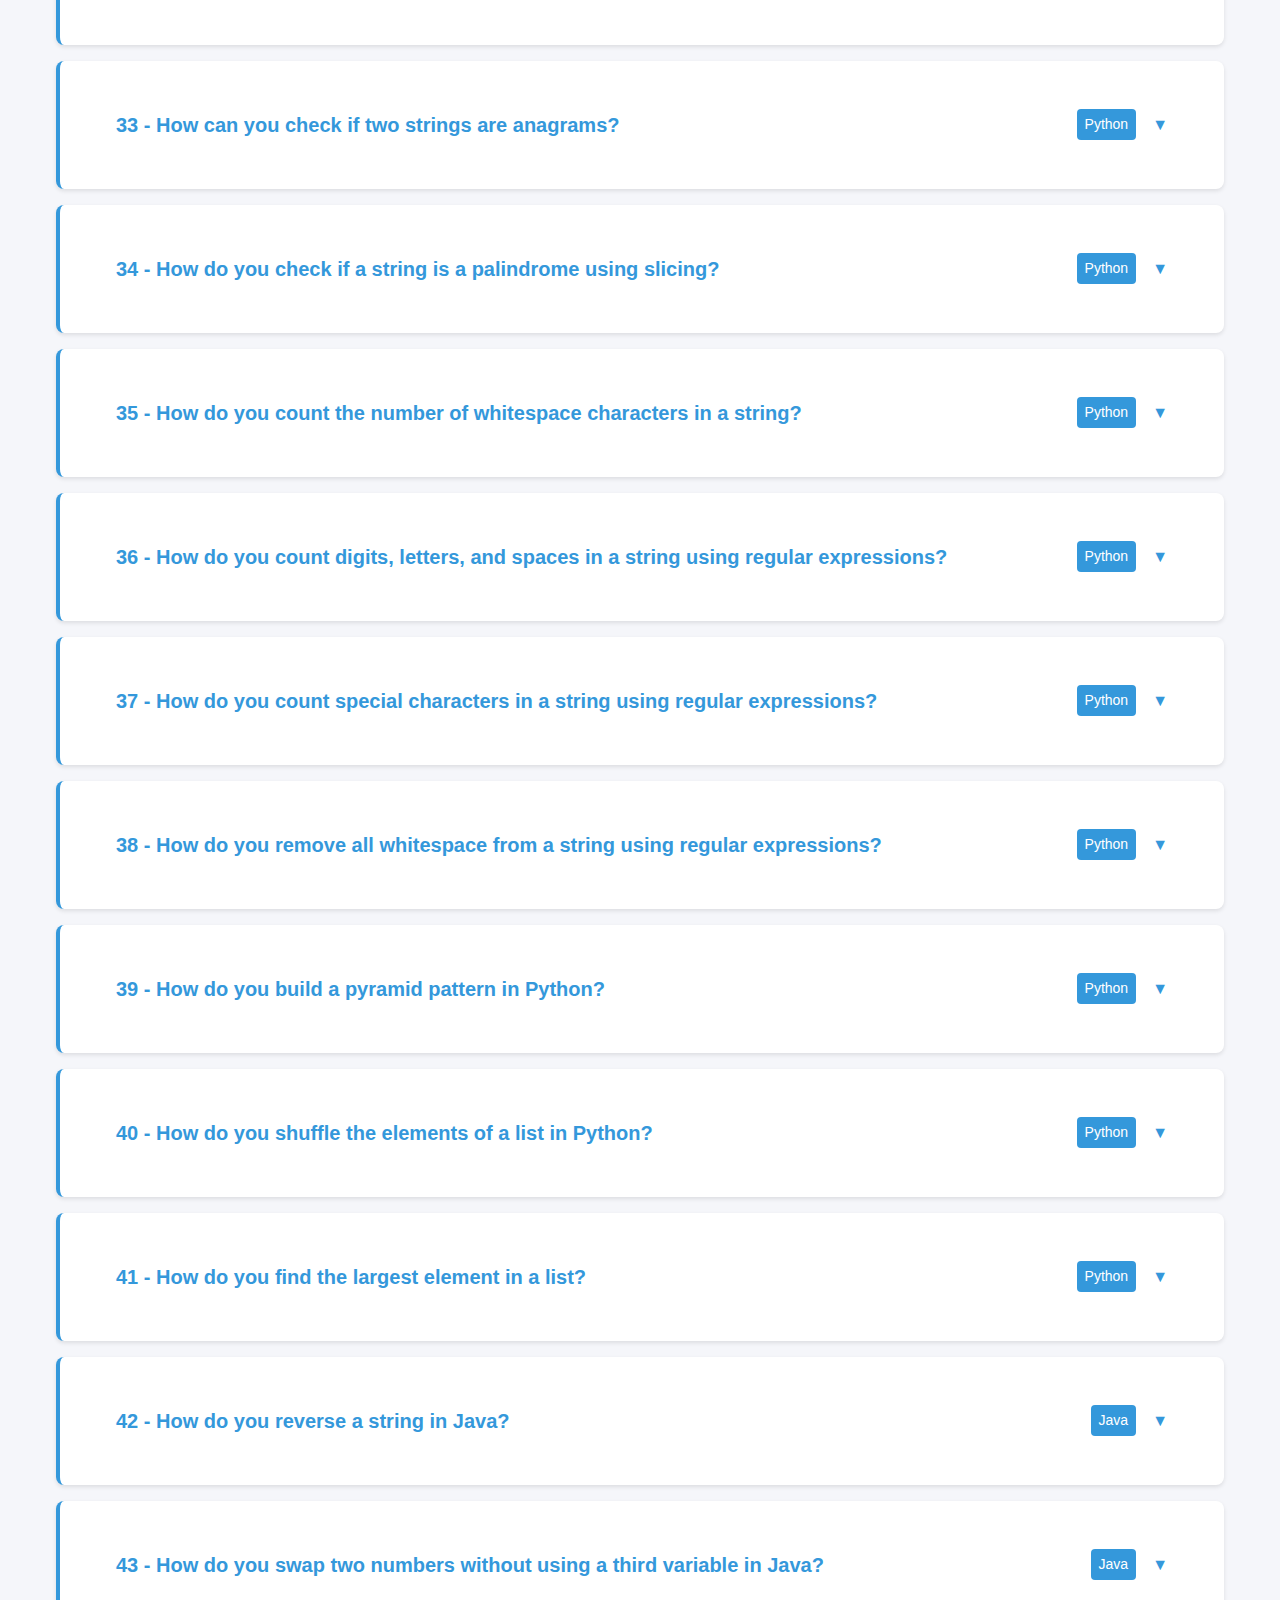
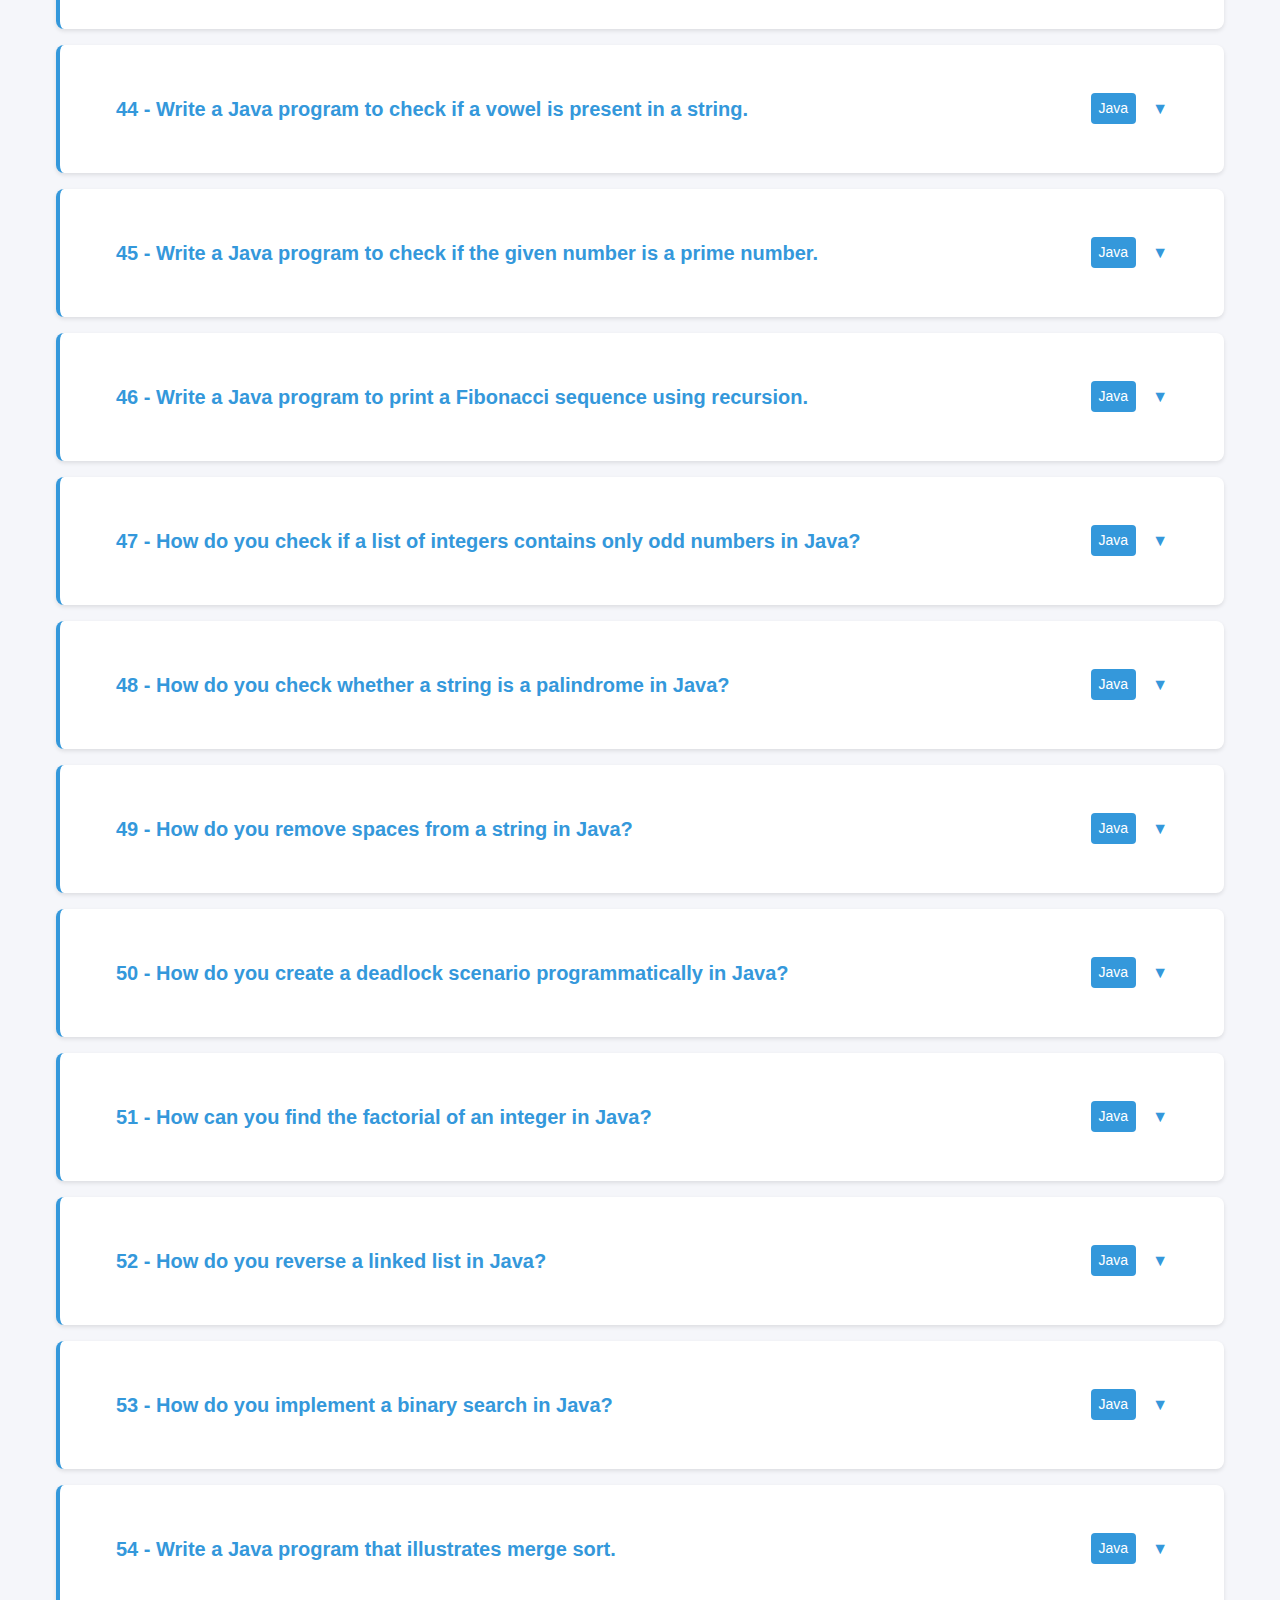
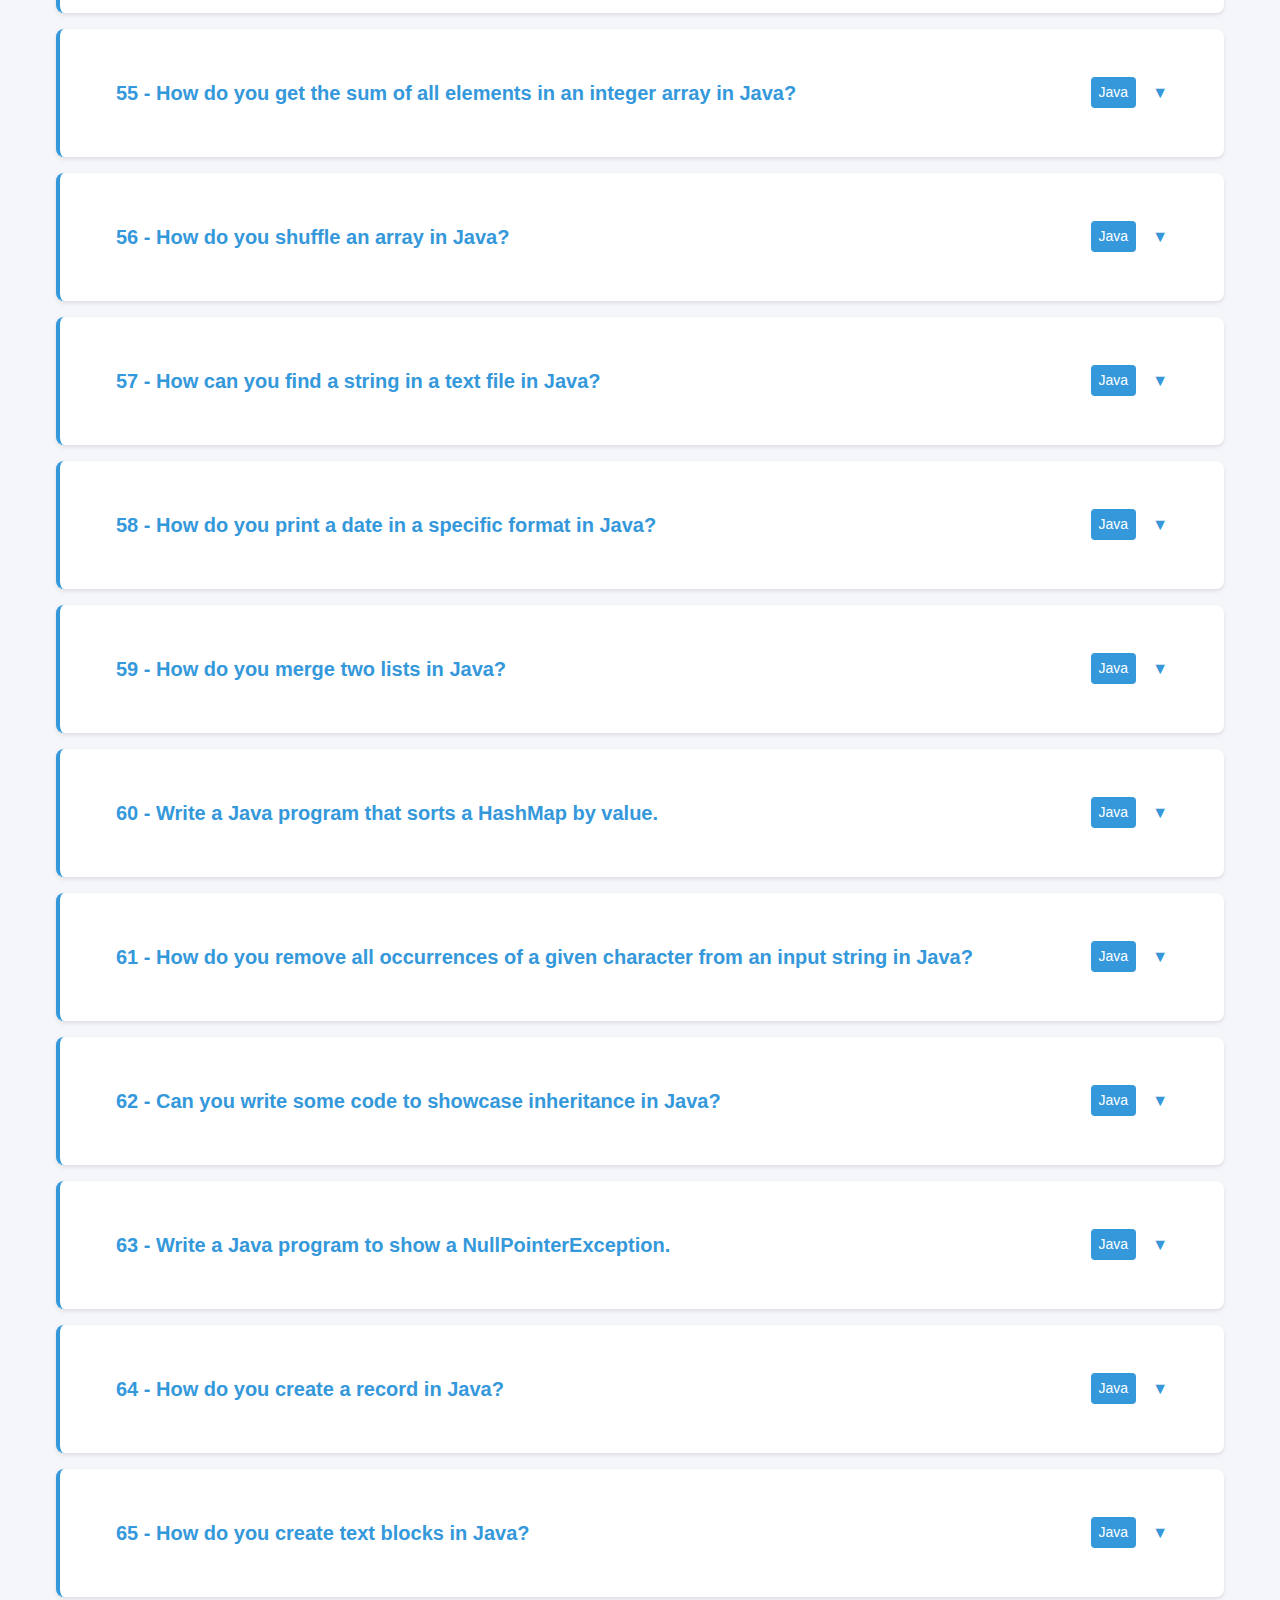
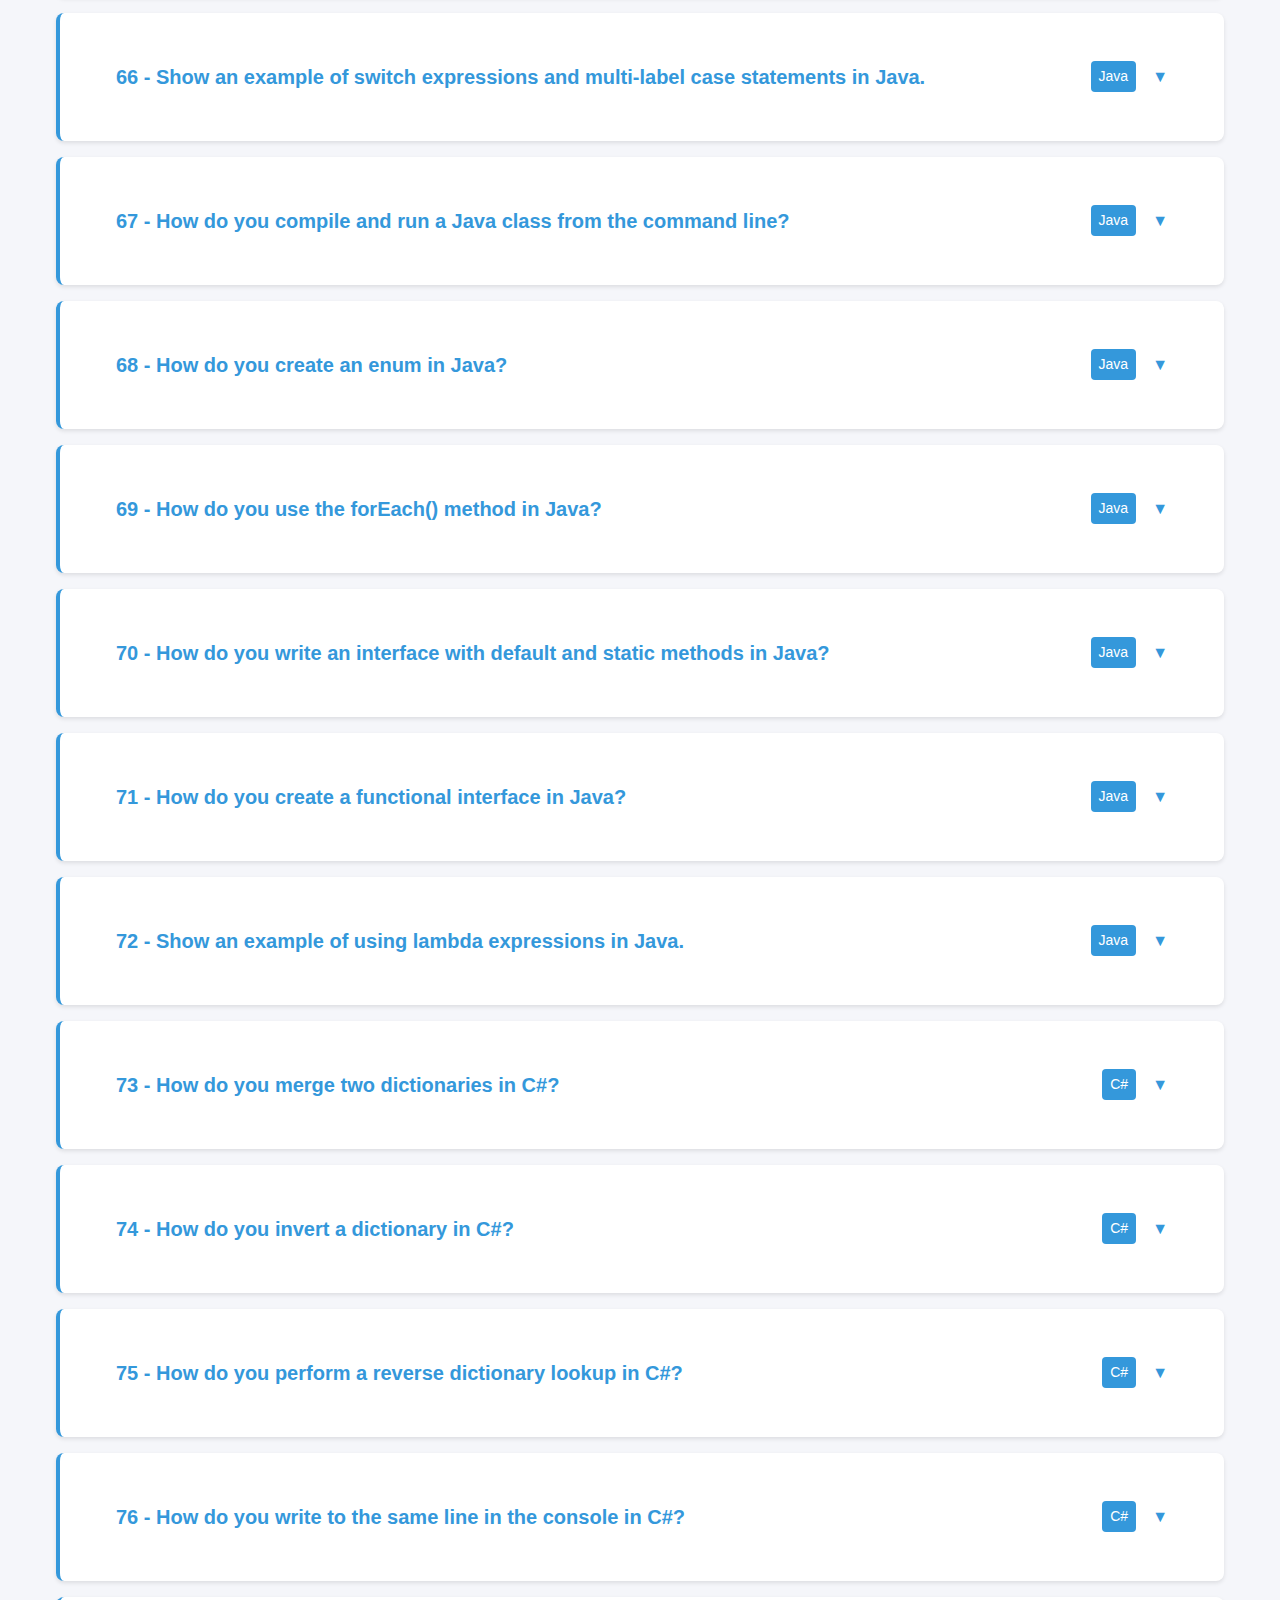
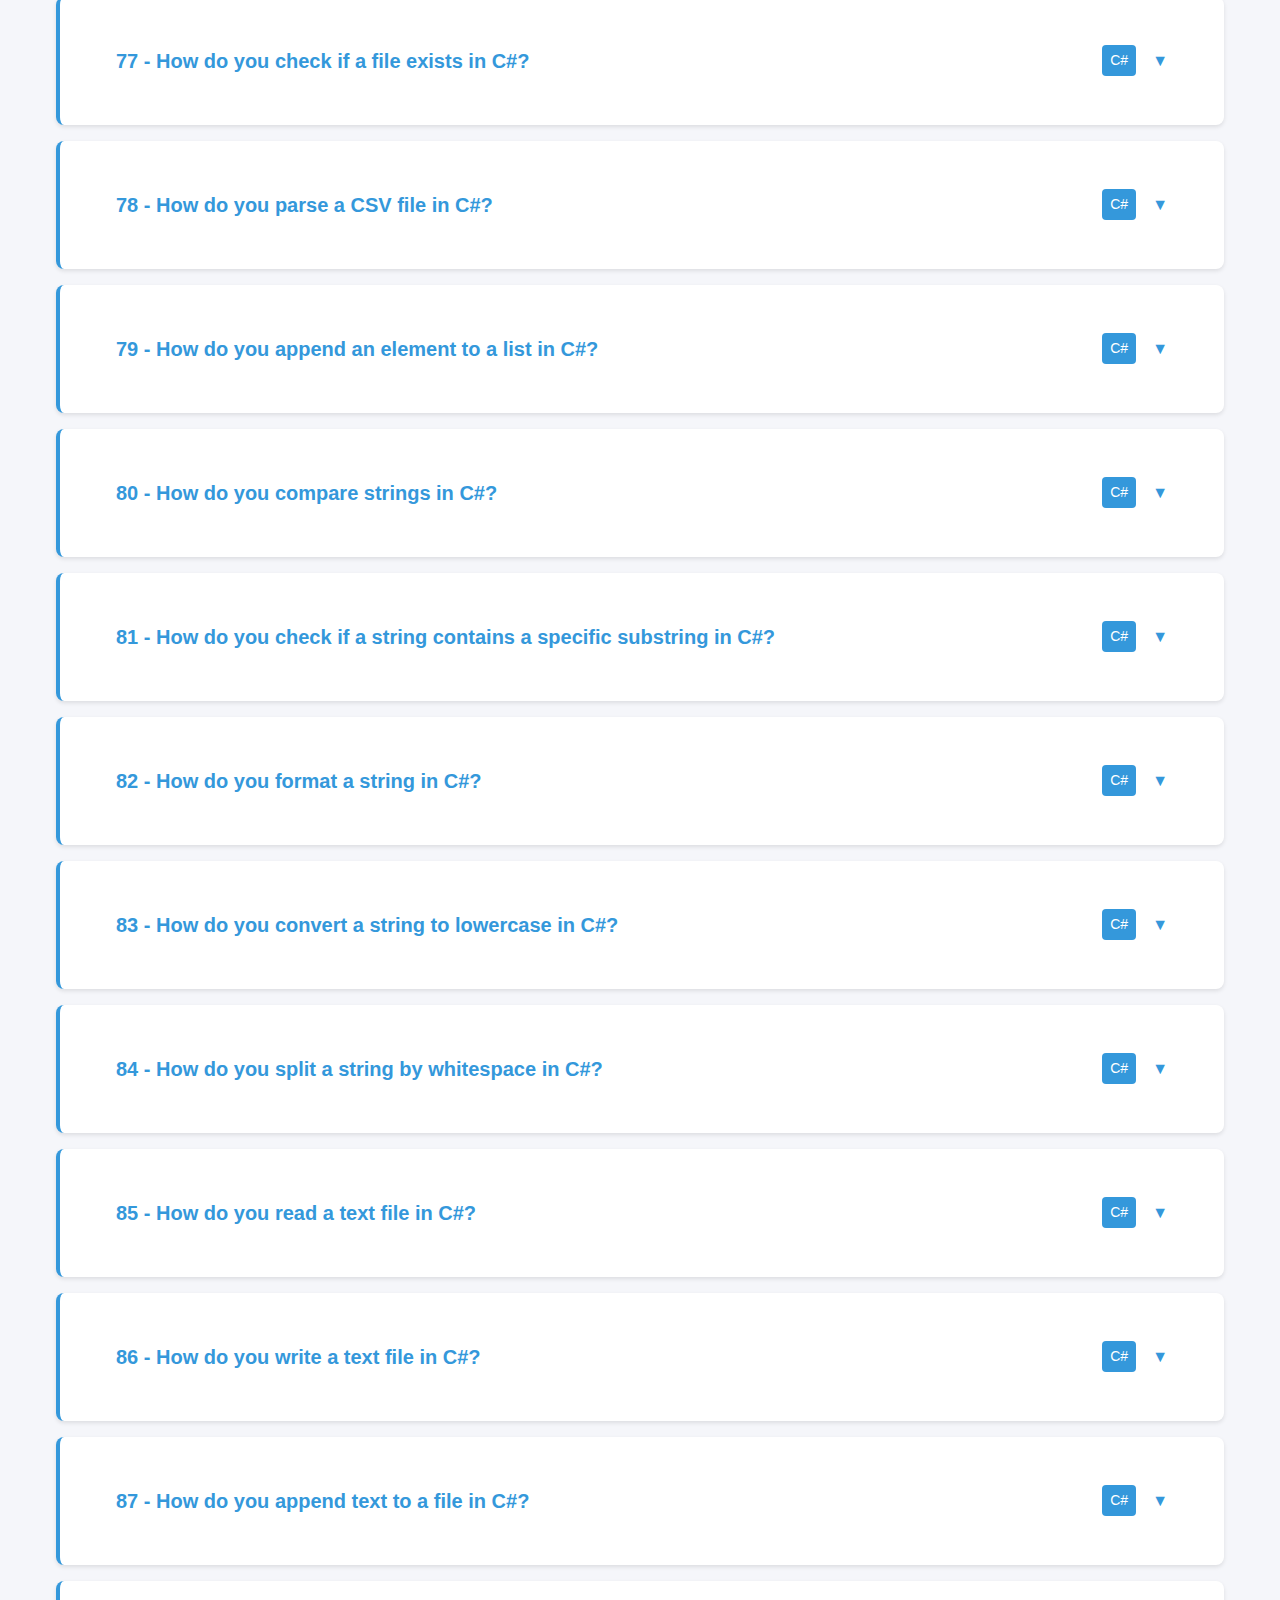
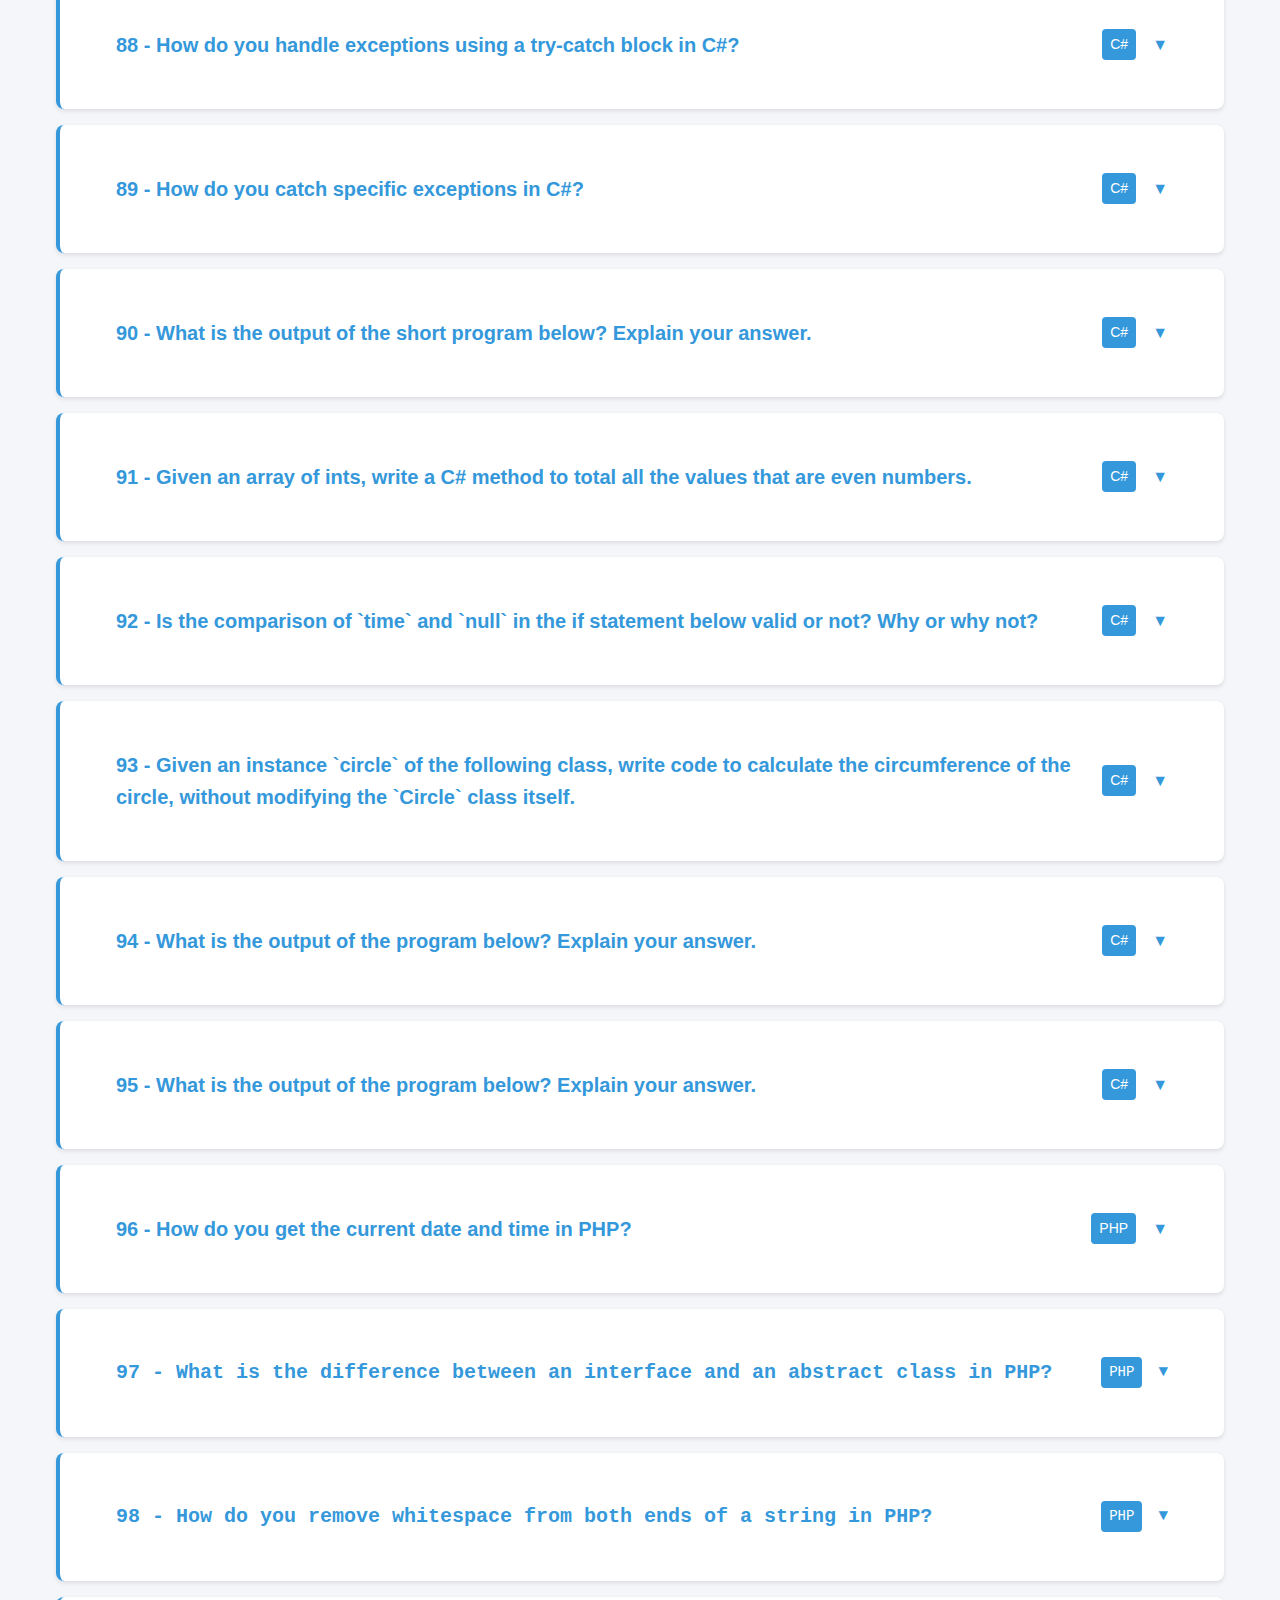
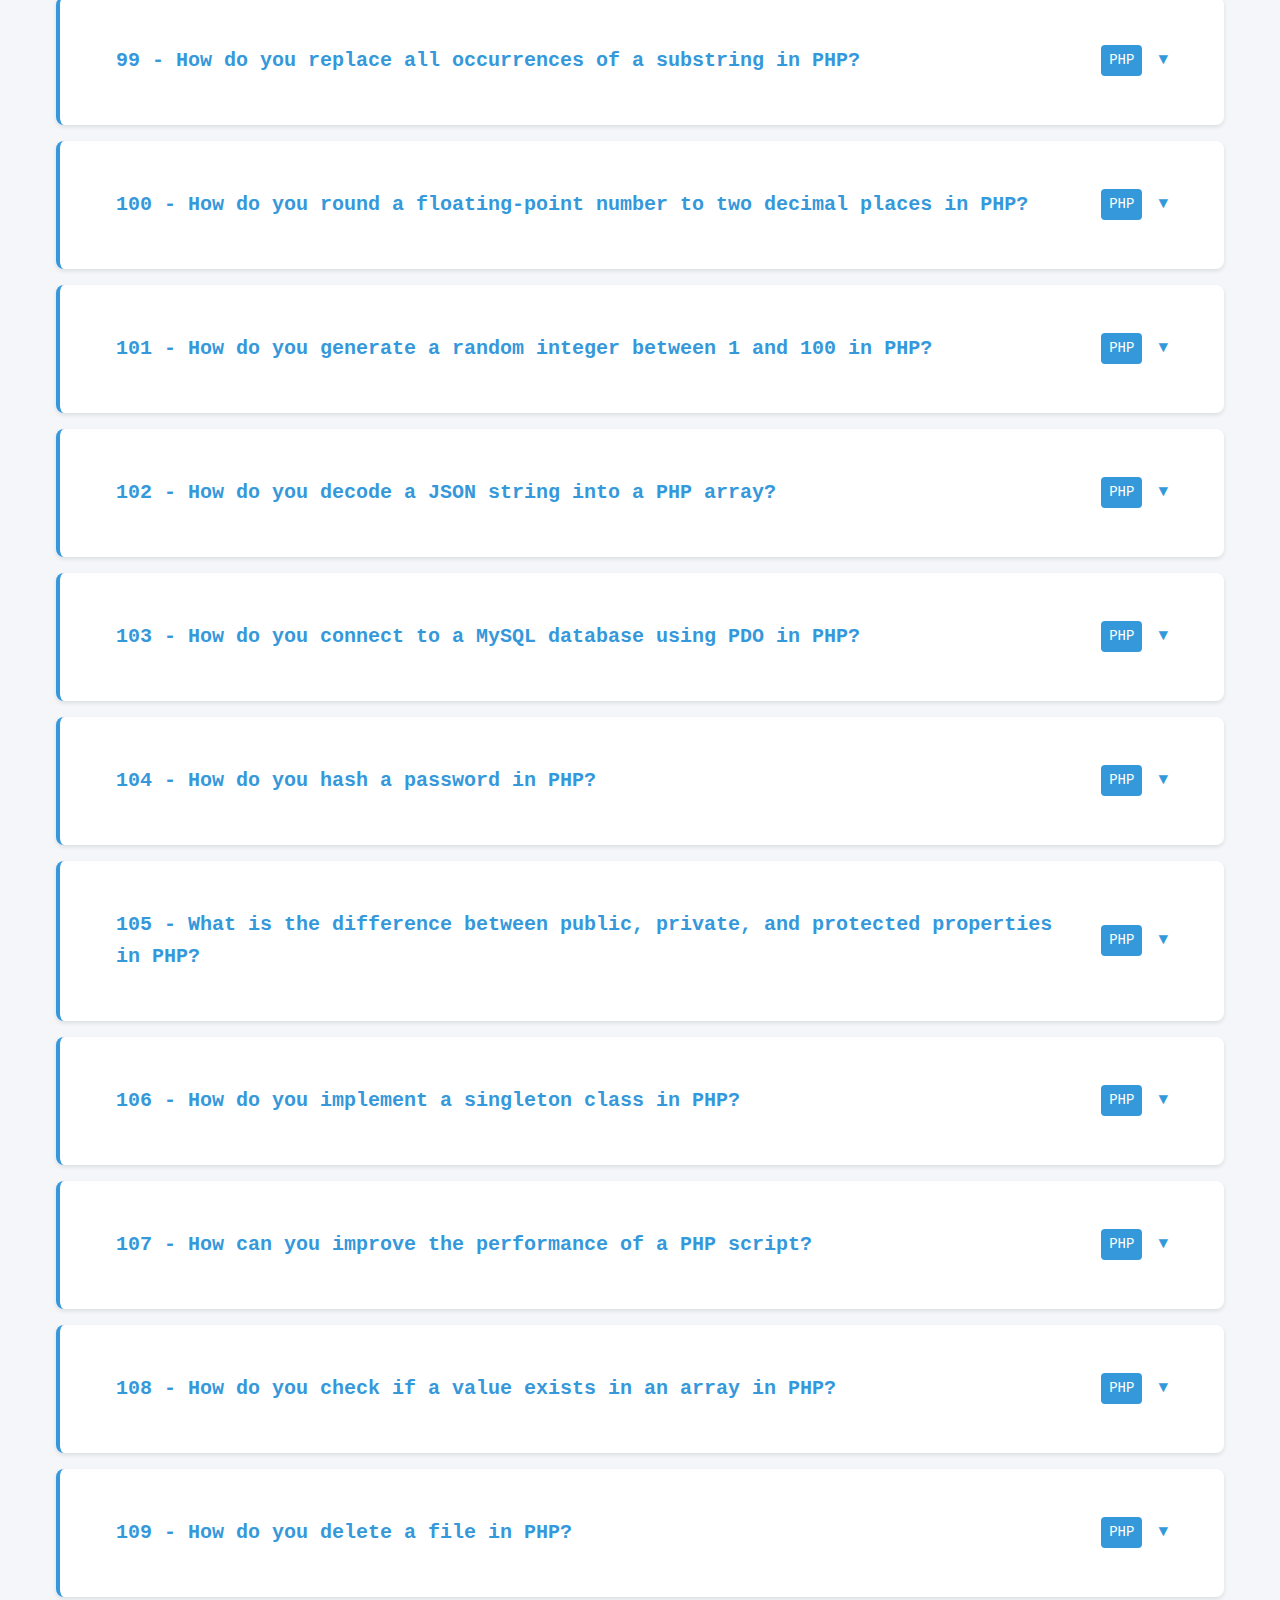
<file: code-snippets.html>
<!DOCTYPE html>
<html lang="en">
<head>
    <meta charset="UTF-8">
    <meta name="viewport" content="width=device-width, initial-scale=1.0">
    <title>Code Snippets - AI Interview Data</title>
    <link rel="stylesheet" href="styles.css">
</head>
<body>
    <nav>
        <ul>
            <li><a href="index.html">Home</a></li>
            <li><a href="behavioral.html">Behavioral Questions</a></li>
            <li><a href="code-related.html">Code Related Questions</a></li>
            <li><a href="code-snippets.html">Code Snippets</a></li>
            <li><a href="transcriptions.html">Processed Transcriptions</a></li>
            <li><a href="system-design.html">System Design Questions</a></li>
        </ul>
    </nav>

    <main>
        <h1>Code Snippets</h1>
        <div class="total-entries"><h3>Total Entries: <span id="total-count">0</span></h3></div>
        <div id="questions-container">
            <!-- Questions will be loaded here via JavaScript -->
        </div>
    </main>

    <footer>
        <p>AI Interview Data Repository - Created for web crawling purposes</p>
    </footer>

    <script src="code-snippets.js"></script>
</body>
</html>
</file>
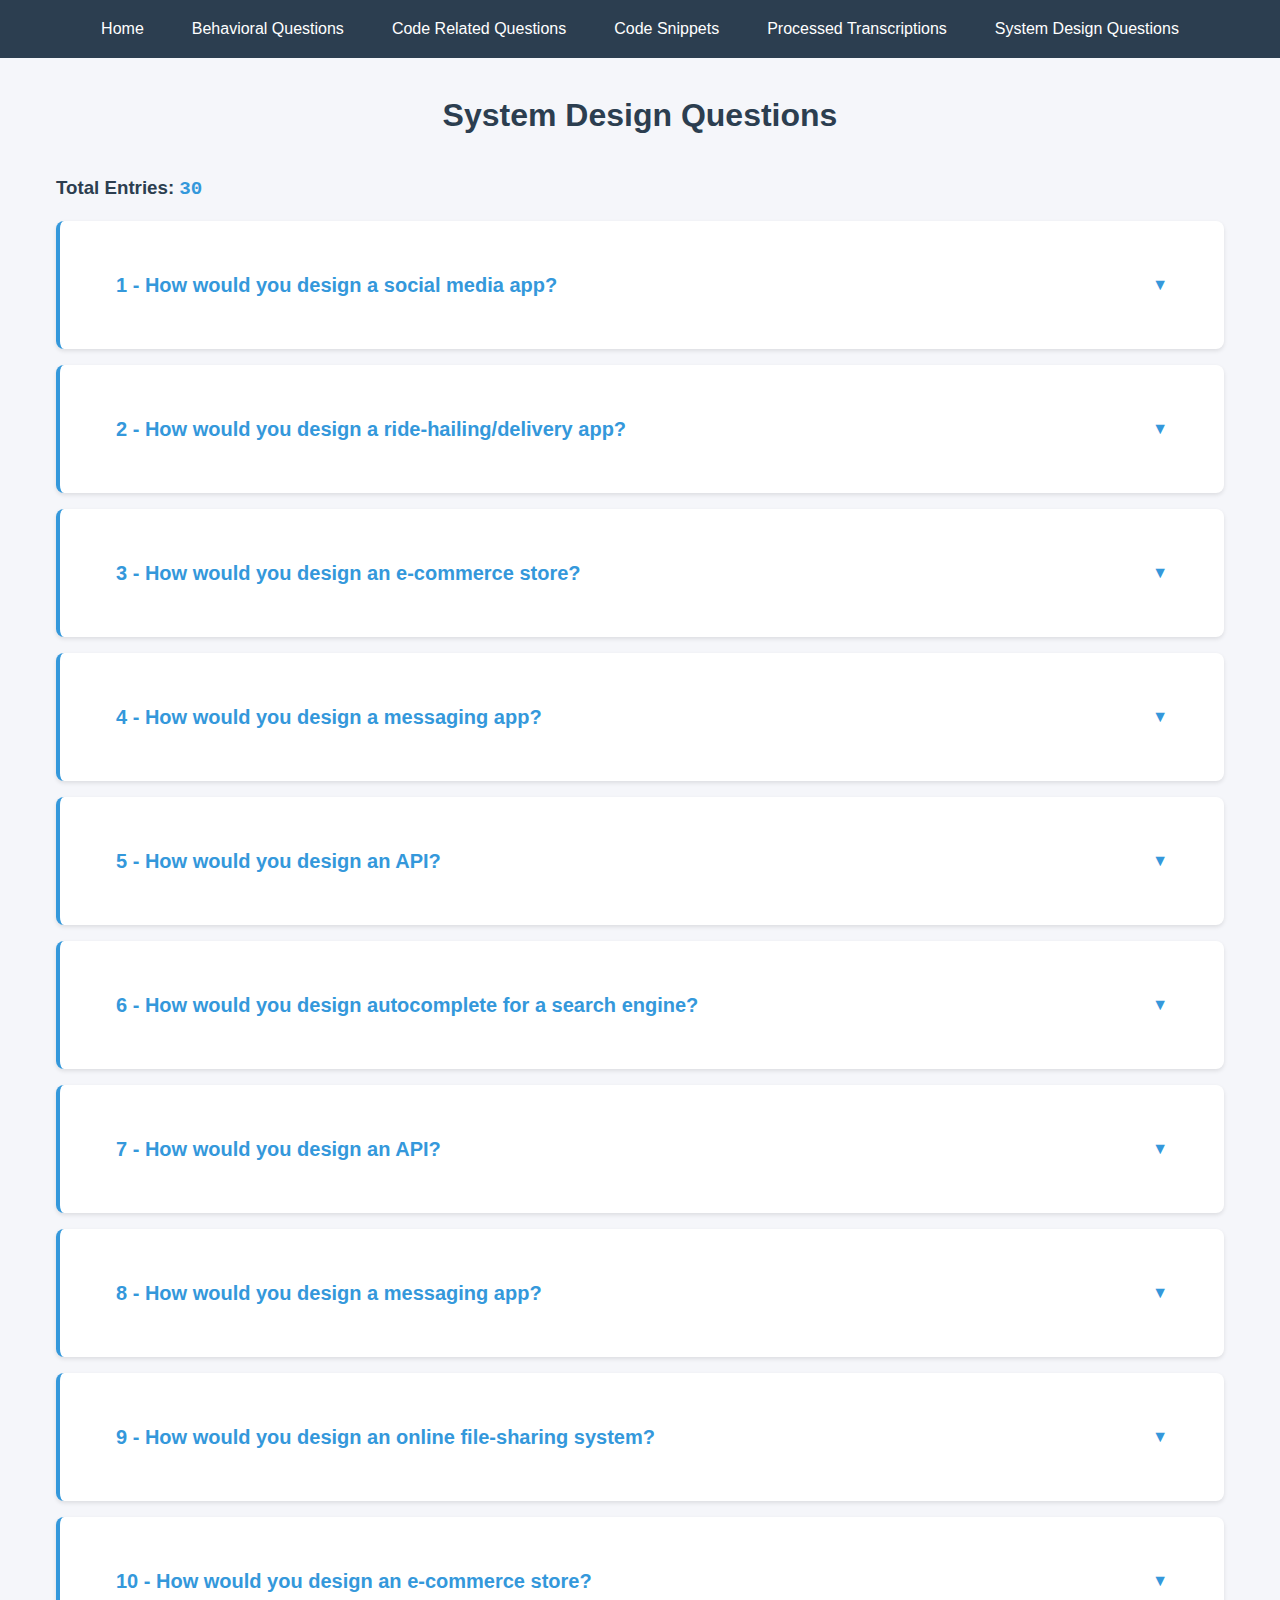
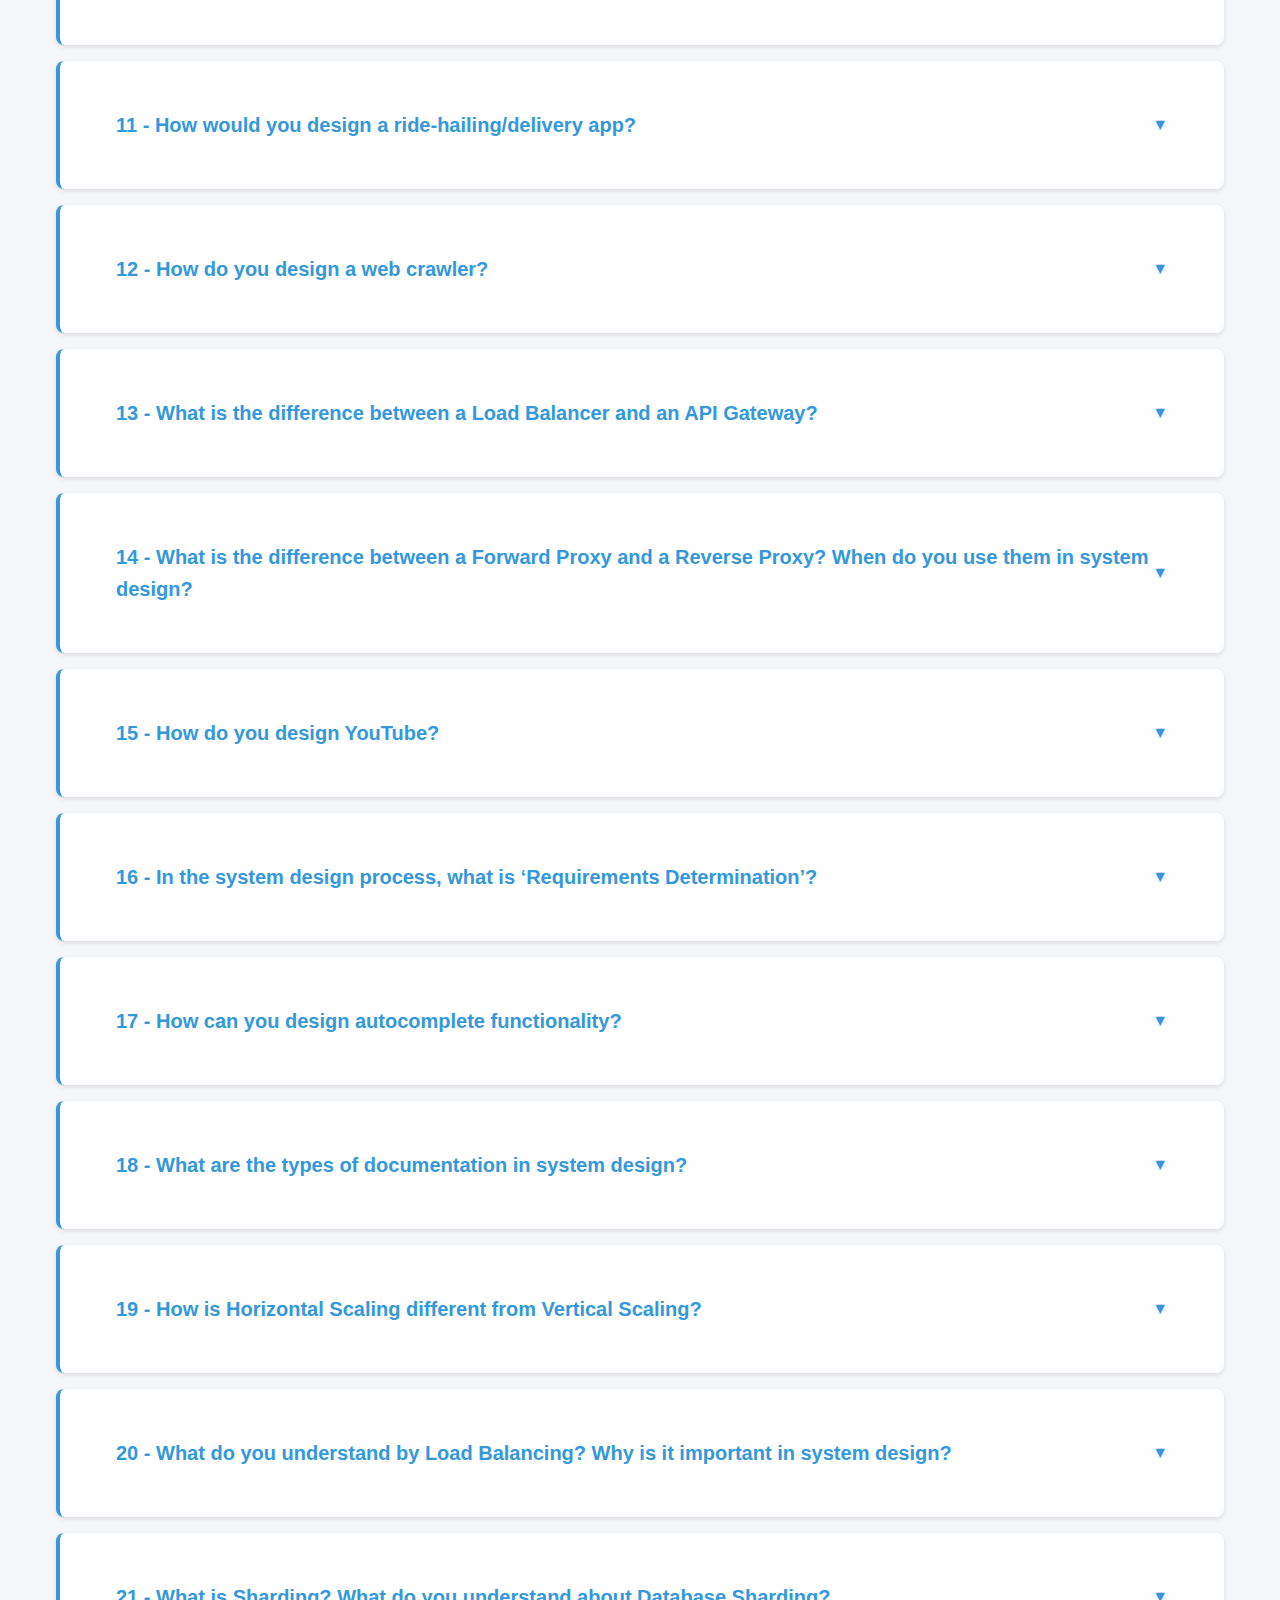
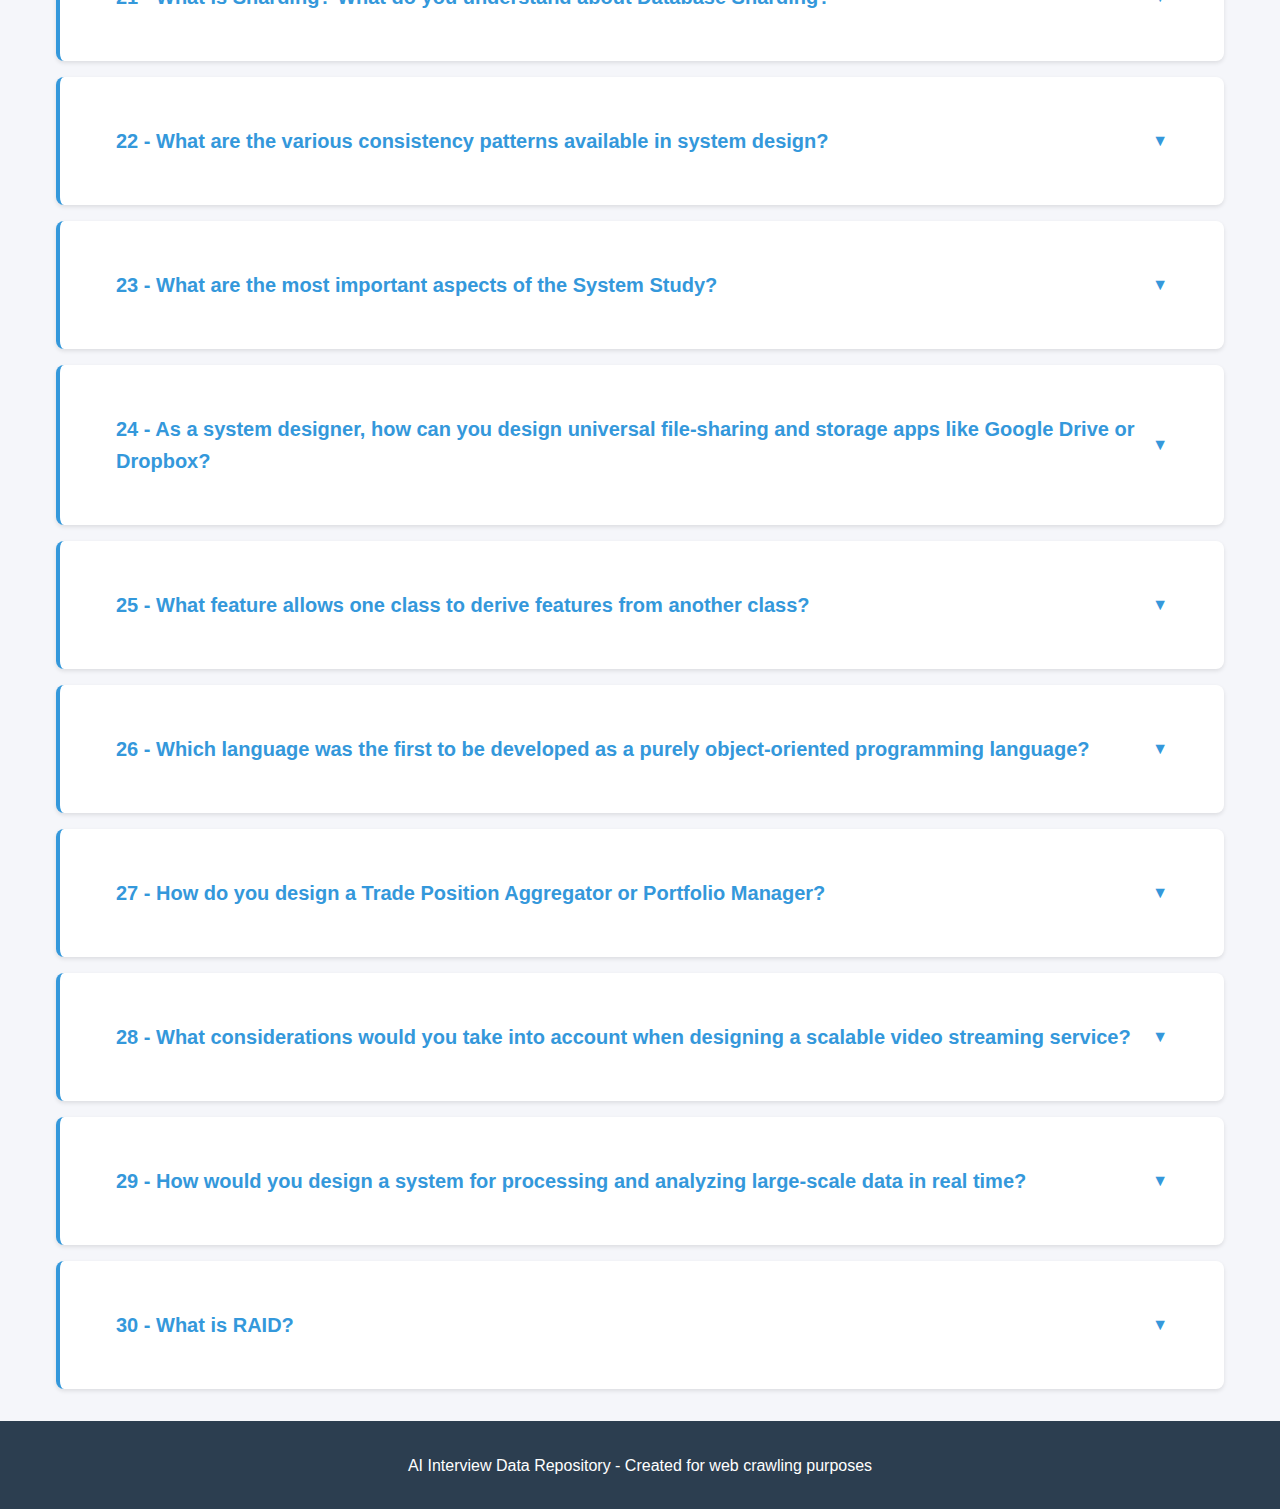
<file: system-design.html>
<!DOCTYPE html>
<html lang="en">
<head>
    <meta charset="UTF-8">
    <meta name="viewport" content="width=device-width, initial-scale=1.0">
    <title>System Design Questions - AI Interview Data</title>
    <link rel="stylesheet" href="styles.css">
</head>
<body>
    <nav>
        <ul>
            <li><a href="index.html">Home</a></li>
            <li><a href="behavioral.html">Behavioral Questions</a></li>
            <li><a href="code-related.html">Code Related Questions</a></li>
            <li><a href="code-snippets.html">Code Snippets</a></li>
            <li><a href="transcriptions.html">Processed Transcriptions</a></li>
            <li><a href="system-design.html">System Design Questions</a></li>
        </ul>
    </nav>

    <main>
        <h1>System Design Questions</h1>
        <div class="total-entries"><h3>Total Entries: <span id="total-count">0</span></h3></div>
        <div id="questions-container">
            <!-- Questions will be loaded here via JavaScript -->
        </div>
    </main>

    <footer>
        <p>AI Interview Data Repository - Created for web crawling purposes</p>
    </footer>

    <script src="system-design.js"></script>
</body>
</html>
</file>
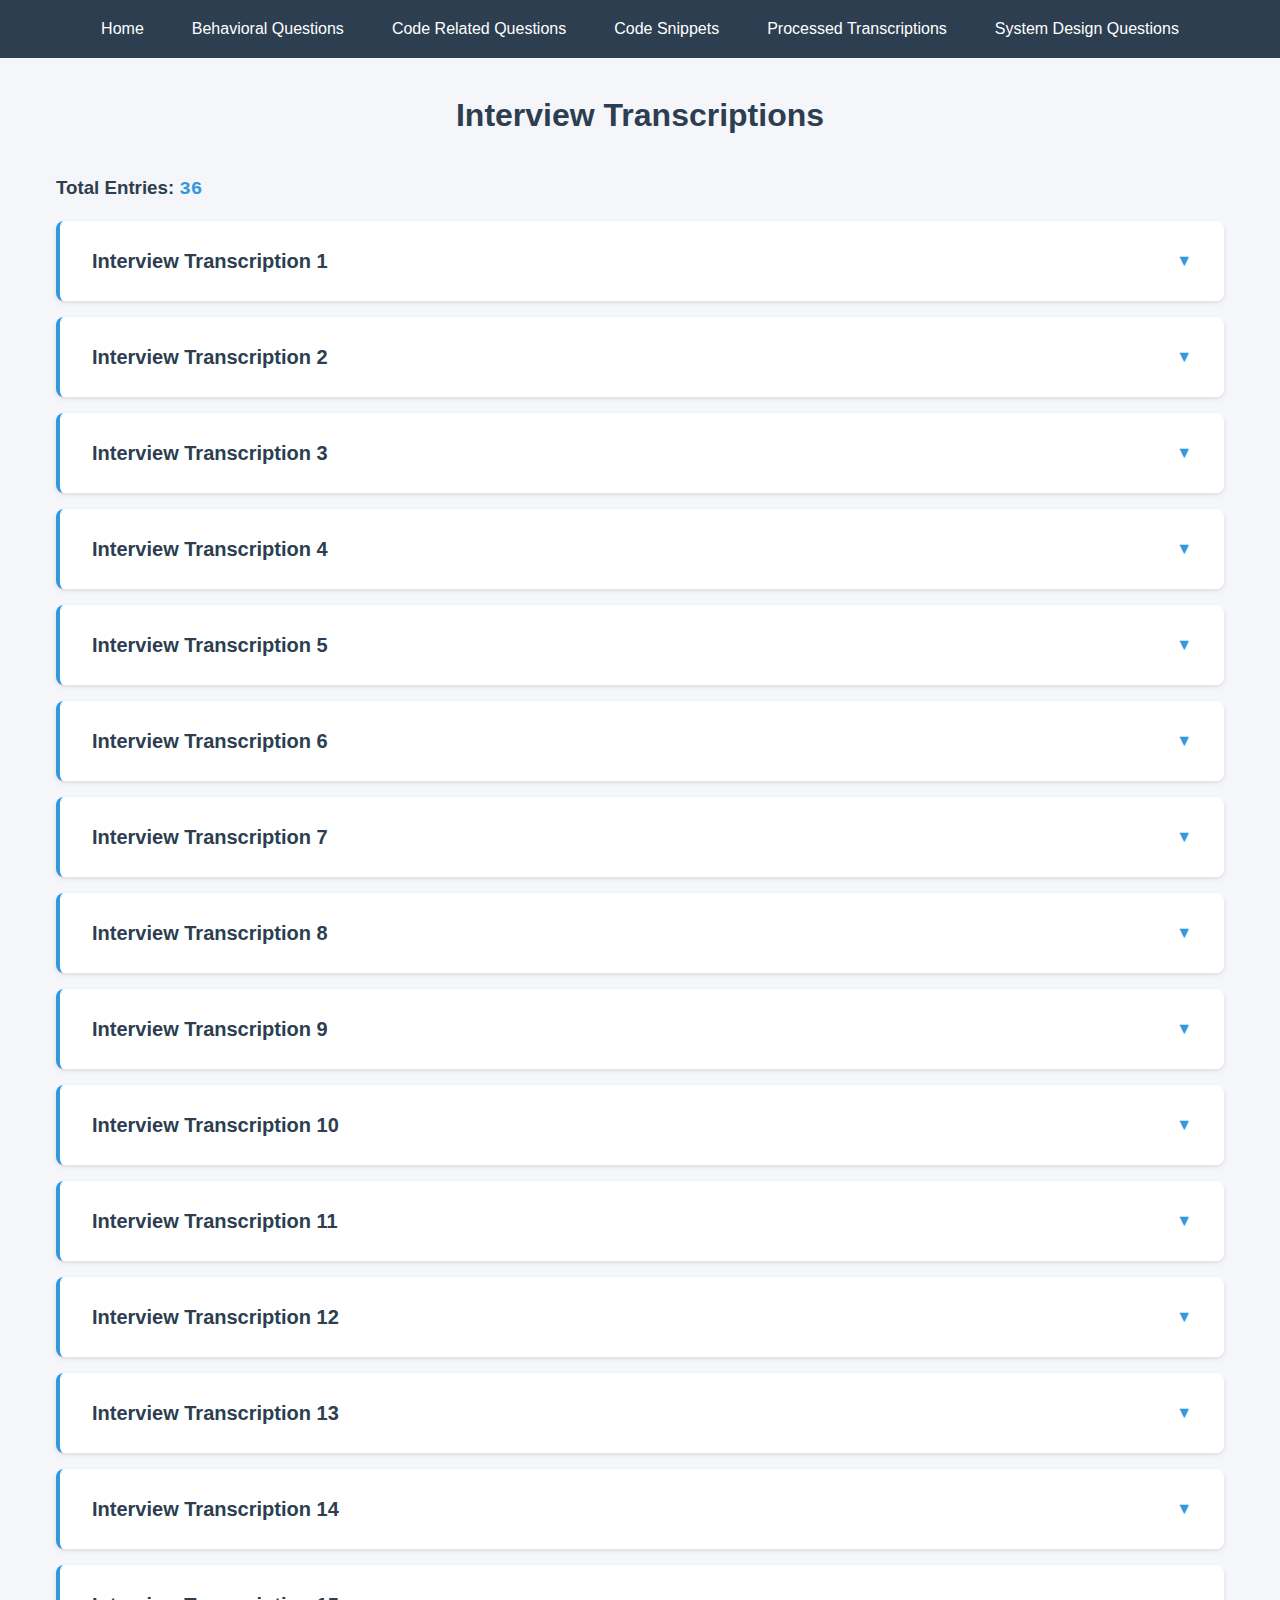
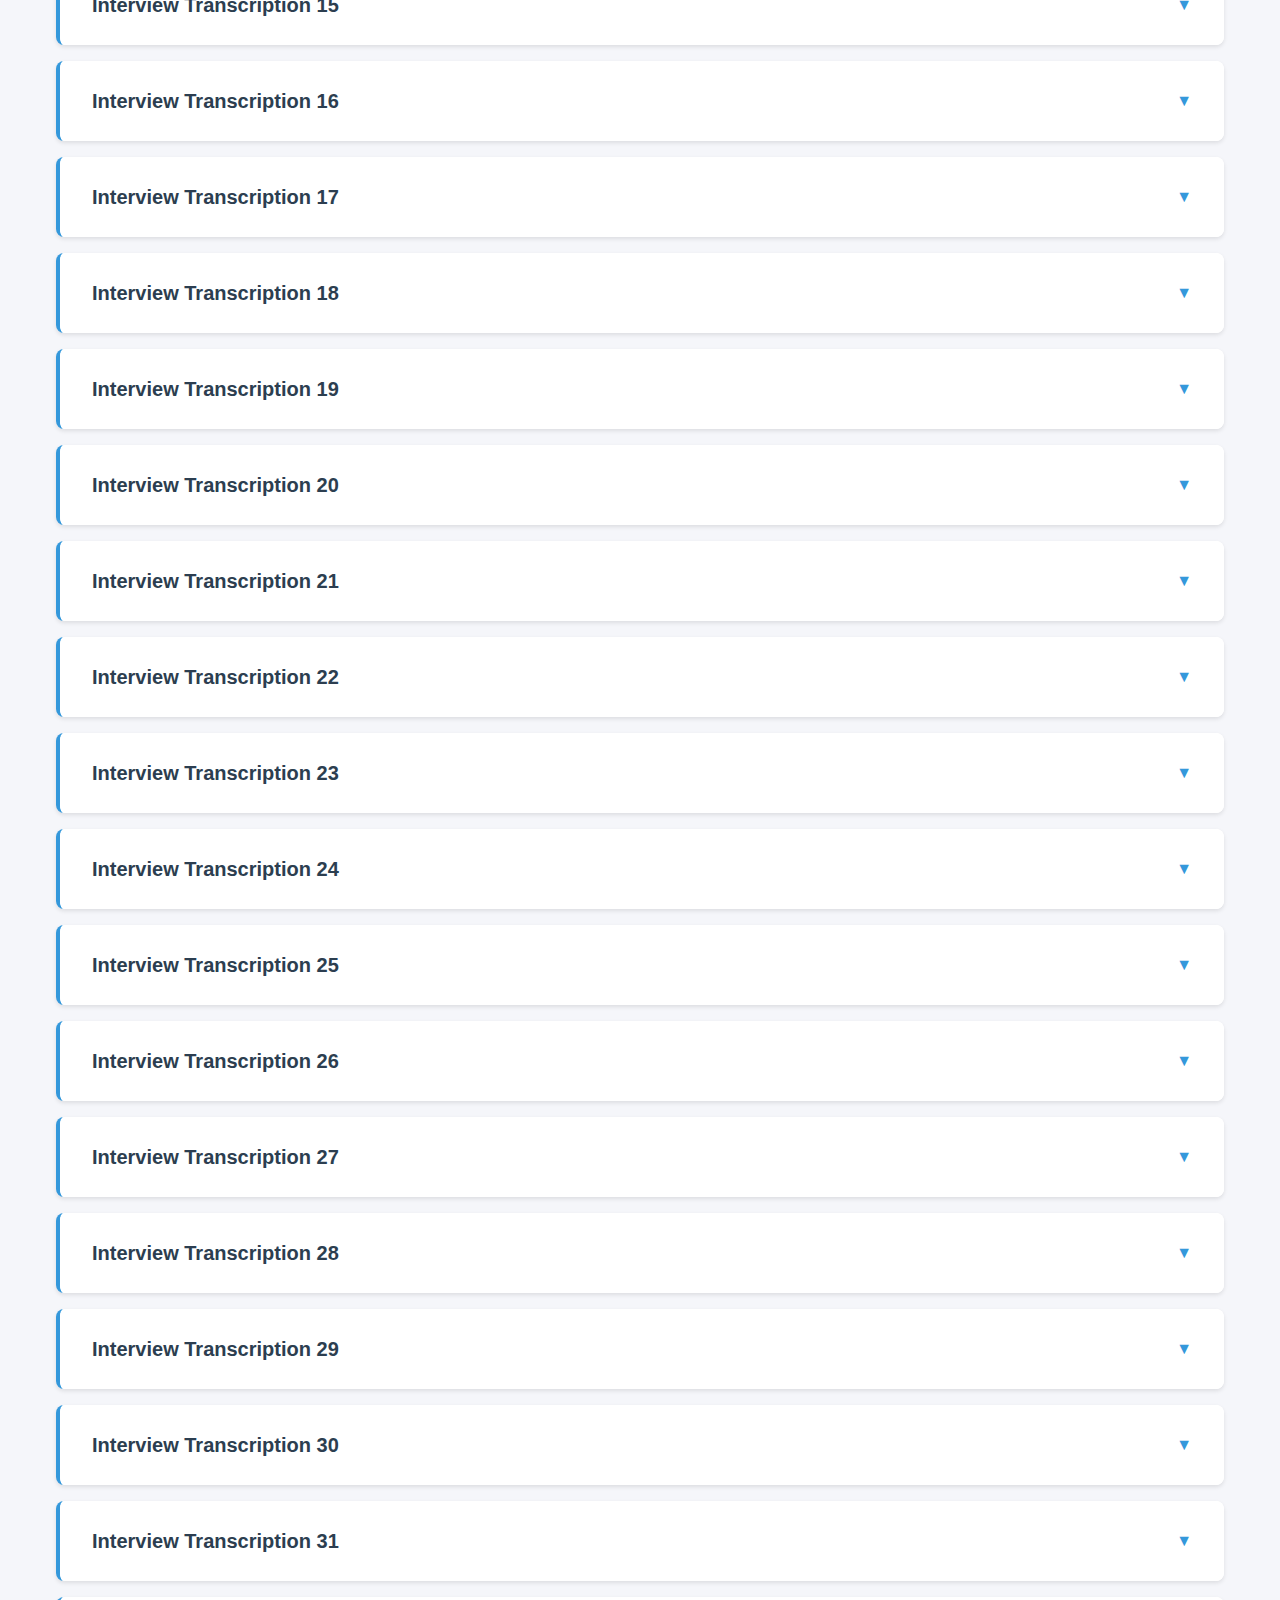
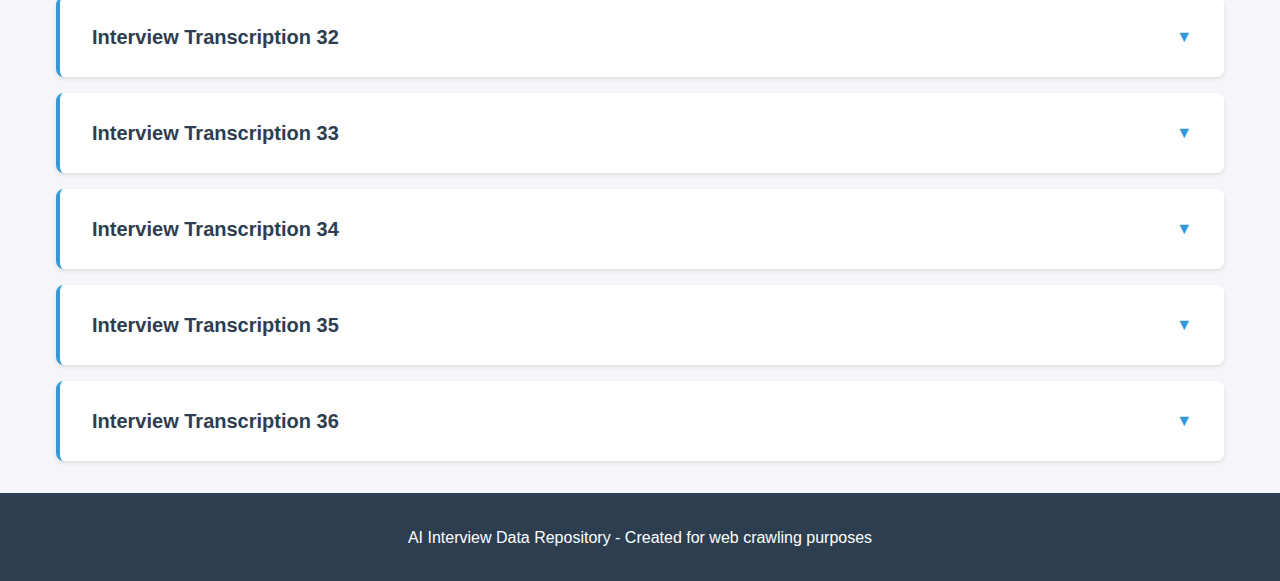
<file: transcriptions.html>
<!DOCTYPE html>
<html lang="en">
<head>
    <meta charset="UTF-8">
    <meta name="viewport" content="width=device-width, initial-scale=1.0">
    <title>Interview Transcriptions - AI Interview Data</title>
    <link rel="stylesheet" href="styles.css">
</head>
<body>
    <nav>
        <ul>
            <li><a href="index.html">Home</a></li>
            <li><a href="behavioral.html">Behavioral Questions</a></li>
            <li><a href="code-related.html">Code Related Questions</a></li>
            <li><a href="code-snippets.html">Code Snippets</a></li>
            <li><a href="transcriptions.html">Processed Transcriptions</a></li>
            <li><a href="system-design.html">System Design Questions</a></li>
        </ul>
    </nav>

    <main>
        <h1>Interview Transcriptions</h1>
        <div class="total-entries"><h3>Total Entries: <span id="total-count">0</span></h3></div>
        <div id="questions-container">
            <!-- Transcriptions will be loaded here via JavaScript -->
        </div>
    </main>

    <footer>
        <p>AI Interview Data Repository - Created for web crawling purposes</p>
    </footer>

    <script src="transcriptions.js"></script>
</body>
</html>
</file>
<file: styles.css>
:root {
    --primary-color: #2c3e50;
    --secondary-color: #3498db;
    --background-color: #f5f6fa;
    --text-color: #2c3e50;
    --card-background: #ffffff;
}

* {
    margin: 0;
    padding: 0;
    box-sizing: border-box;
}

body {
    font-family: -apple-system, BlinkMacSystemFont, 'Segoe UI', Roboto, Oxygen, Ubuntu, Cantarell, sans-serif;
    line-height: 1.6;
    color: var(--text-color);
    background-color: var(--background-color);
}

nav {
    background-color: var(--primary-color);
    padding: 1rem;
}

nav ul {
    list-style: none;
    display: flex;
    justify-content: center;
    flex-wrap: wrap;
    gap: 1rem;
}

nav a {
    color: white;
    text-decoration: none;
    padding: 0.5rem 1rem;
    border-radius: 4px;
    transition: background-color 0.3s;
}

nav a:hover {
    background-color: var(--secondary-color);
}

main {
    max-width: 1200px;
    margin: 2rem auto;
    padding: 0 1rem;
}

h1 {
    text-align: center;
    margin-bottom: 2rem;
    color: var(--primary-color);
}

.card-container {
    display: grid;
    grid-template-columns: repeat(auto-fit, minmax(300px, 1fr));
    gap: 2rem;
    margin-top: 3rem;
    border-top: 1px solid #eee;
    padding-top: 3rem;
}

.card {
    background-color: var(--card-background);
    padding: 1.5rem;
    border-radius: 8px;
    box-shadow: 0 2px 4px rgba(0, 0, 0, 0.1);
    text-decoration: none;
    color: var(--text-color);
    transition: transform 0.3s, box-shadow 0.3s;
}

.card:hover {
    transform: translateY(-5px);
    box-shadow: 0 4px 8px rgba(0, 0, 0, 0.2);
}

.card h2 {
    color: var(--secondary-color);
    margin-bottom: 1rem;
}

footer {
    text-align: center;
    padding: 2rem;
    background-color: var(--primary-color);
    color: white;
    margin-top: 2rem;
}

/* Data pages specific styles */
.question-container {
    background-color: var(--card-background);
    padding: 1.5rem;
    border-radius: 8px;
    margin-bottom: 1.5rem;
    box-shadow: 0 2px 4px rgba(0, 0, 0, 0.1);
    position: relative;
    border-left: 4px solid var(--secondary-color);
}

.question-container h2 {
    color: var(--secondary-color);
    margin-bottom: 1rem;
}

.total-entries {
margin-bottom: 1rem;
  span{
    font-weight: bold;
    color: var(--secondary-color);
    font-size: 1.2rem;
    font-family: monospace;
    
  }
}

.code-block {
    background-color: #1e1e1e;
    color: #d4d4d4;
    padding: 1.5rem;
    border-radius: 4px;
    margin: 1.5rem 0;
    position: relative;
}

.code-block::before {
    content: attr(data-language);
    position: absolute;
    top: 0;
    right: 1rem;
    background-color: rgba(255, 255, 255, 0.1);
    padding: 0.25rem 0.5rem;
    border-radius: 0 0 4px 4px;
    font-size: 0.75rem;
    color: #fff;
}

pre {
    margin: 0;
}

code {
    font-family: 'Courier New', Courier, monospace;
}

/* Definition list styling */
dt {
    font-weight: bold;
    color: var(--secondary-color);
    margin-top: 1rem;
}

dd {
    margin-left: 1rem;
    margin-bottom: 0.5rem;
}

/* Metadata styling */
.metadata {
    margin-top: 1.5rem;
    padding-top: 1rem;
    border-top: 1px solid #eee;
    font-size: 0.875rem;
}

.metadata span {
    color: var(--secondary-color);
    font-weight: 500;
}

/* Add these styles to your existing CSS */

.error-message {
    background-color: #fee;
    border-left: 4px solid #f44;
    padding: 1.5rem;
    border-radius: 4px;
    margin: 2rem 0;
}

.error-message h2 {
    color: #d33;
    margin-bottom: 1rem;
}

.error-details {
    font-family: monospace;
    background-color: #fff;
    padding: 0.5rem;
    margin-top: 1rem;
    border-radius: 2px;
}

/* Index page specific styles */
main > p {
    max-width: 800px;
    margin: 0 auto 2rem;
    text-align: center;
    color: var(--text-color);
    font-size: 1.1rem;
    line-height: 1.6;
}

main > h2 {
    color: var(--primary-color);
    margin: 3rem 0 1rem;
    text-align: center;
    font-size: 1.75rem;
}

main > ul {
    max-width: 800px;
    margin: 1.5rem auto;
    list-style: none;
    padding: 0;
}

main > ul li {
    margin-bottom: 0.75rem;
    padding-left: 1.5rem;
    position: relative;
}

main > ul li::before {
    content: "•";
    color: var(--secondary-color);
    font-size: 1.5rem;
    position: absolute;
    left: 0;
    top: -0.25rem;
}

main > ul li strong {
    color: var(--secondary-color);
}

.example {
    background-color: var(--card-background);
    padding: 1.5rem;
    border-radius: 8px;
    margin: 1.5rem auto;
    max-width: 800px;
    box-shadow: 0 2px 4px rgba(0, 0, 0, 0.1);
    border-left: 4px solid var(--secondary-color);
}

.example h3 {
    color: var(--primary-color);
    margin: 0 0 1rem;
    font-size: 1.25rem;
}

.example p {
    margin: 0.75rem 0;
}

.example strong {
    color: var(--secondary-color);
}

.example pre {
    background-color: #1e1e1e;
    color: #d4d4d4;
    padding: 1rem;
    border-radius: 4px;
    overflow-x: auto;
    margin: 1rem 0;
}

.example code {
    font-family: 'Consolas', 'Monaco', 'Courier New', monospace;
    font-size: 0.9rem;
}

/* Responsive adjustments */
@media (max-width: 768px) {
    main > p, 
    main > ul,
    .example {
        padding-left: 1rem;
        padding-right: 1rem;
    }

    .example {
        margin-left: 1rem;
        margin-right: 1rem;
    }
}
</file>
